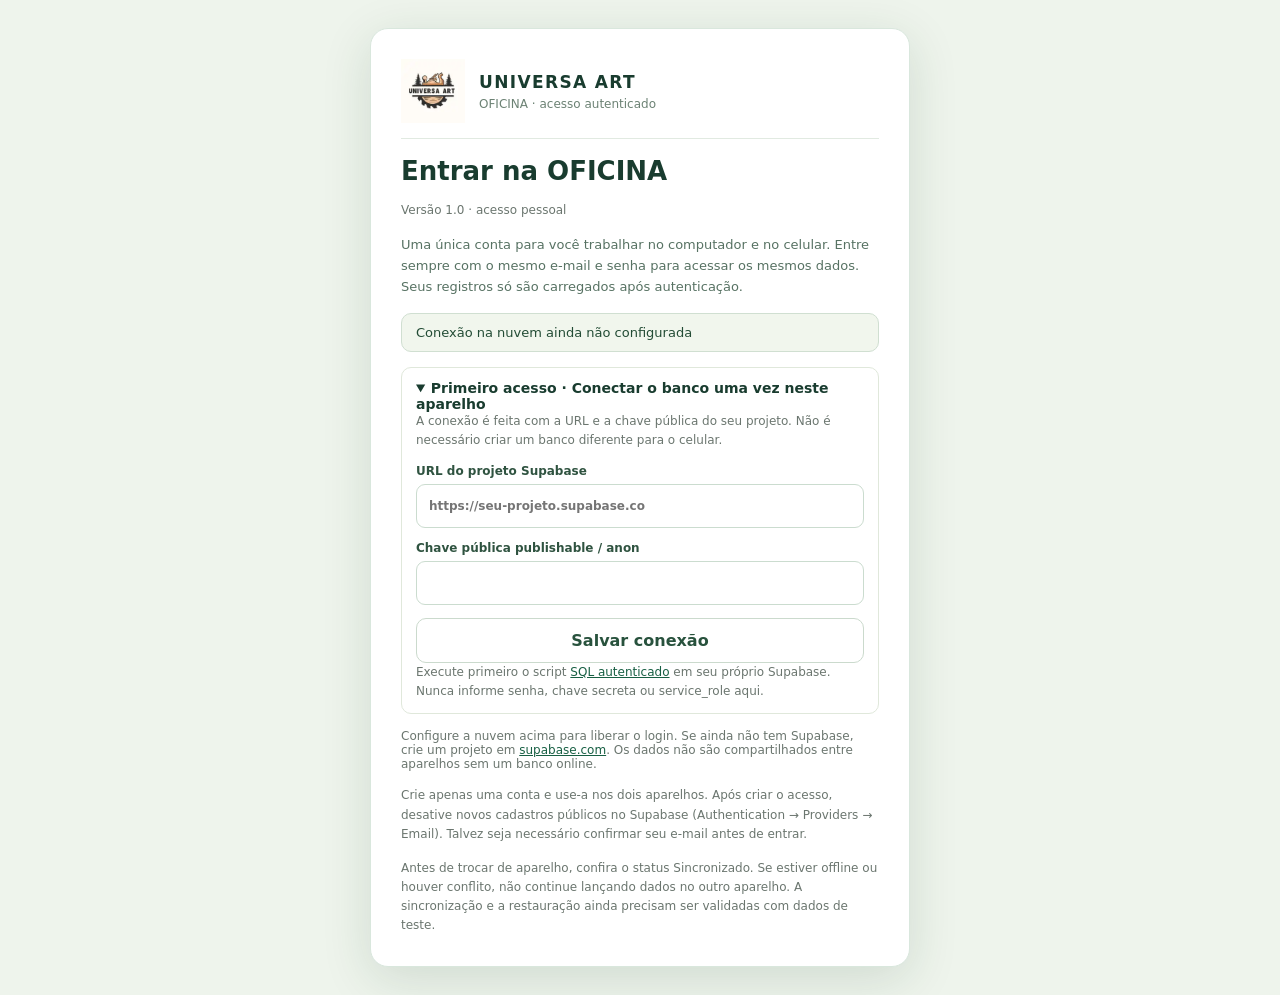
<file: index.html>
<!doctype html>
<html lang="pt-BR">
<head>
 <meta charset="utf-8">
 <meta name="viewport" content="width=device-width,initial-scale=1">
 <meta name="robots" content="noindex">
 <meta name="theme-color" content="#193d30">
 <title>UNIVERSA ART | OFICINA — acesso com login</title>
 <style>
  :root{font-family:system-ui,-apple-system,Segoe UI,sans-serif;color:#193d30;background:#f5f7f3}
  *{box-sizing:border-box}body{margin:0;min-height:100dvh;display:grid;place-items:center;padding:24px}
  main{width:min(610px,100%);background:#fff;border-radius:18px;padding:28px;border:1px solid #dee8df;box-shadow:0 8px 28px #193d3014}
  img{width:88px;height:88px;object-fit:contain;background:#fffcf7;border:1px solid #c99763;border-radius:12px}
  h1{font-size:26px;margin:18px 0 10px}p{line-height:1.65;color:#4e6758}a{display:inline-block;border-radius:10px;text-decoration:none;padding:12px 16px;font-weight:700}
  .primary{background:#193d30;color:#fff;border:1px solid #c99763}.secondary{border:1px solid #c99763;color:#193d30;background:#fff8e9}
  .actions{display:flex;flex-wrap:wrap;gap:10px;margin-top:22px}.caution{border:1px solid #d6b77d;background:#fff9ec;padding:12px;border-radius:11px;font-size:13px}
 </style>
</head>
<body>
<main>
 <img src="preview-v1/assets/universa-art-logo-novo.webp" alt="Logo UNIVERSA ART">
 <h1>OFICINA — UNIVERSA ART</h1>
 <p>O sistema de trabalho utiliza uma área autenticada. Faça login para acessar seus dados sincronizados e protegidos pelas permissões do banco.</p>
 <div id="uaOldLocalNotice" class="caution" hidden>
  <strong>Foram encontrados registros da versão local antiga neste navegador.</strong>
  Eles não foram apagados nem transferidos automaticamente. Antes de continuar, confira e exporte um backup pela área de recuperação, se necessário.
 </div>
 <div class="actions">
  <a id="uaSecureEntry" class="primary" href="oficina.html">Entrar na OFICINA com login</a>
  <a id="uaLegacyEntry" class="secondary" href="recuperar-dados-locais.html" hidden>Recuperar dados locais antigos</a>
 </div>
 <p style="font-size:12px">O GitHub Pages hospeda os arquivos públicos do site. O controle de acesso aos registros depende do login e das políticas RLS configuradas no Supabase.</p>
</main>
<script>
(function(){
 'use strict';
 const secure='oficina.html'+(location.hash||'');
 const link=document.getElementById('uaSecureEntry');
 link.href=secure;
 let hasOldData=false;
 try{
  for(const key of ['oficina-marcenaria-v03','oficina-clientes-v02']){
   const raw=localStorage.getItem(key);
   if(!raw)continue;
   const value=JSON.parse(raw);
   if(Array.isArray(value)&&value.length>0){hasOldData=true;break}
   if(value&&typeof value==='object'&&
    ['clients','products','quotes','orders','transactions','stockMovements'].some(k=>Array.isArray(value[k])&&value[k].length>0)){
    hasOldData=true;break;
   }
  }
 }catch(error){
  // Caso a leitura seja bloqueada, não afirmar que os dados locais estão vazios.
  hasOldData=true;
 }
 if(hasOldData){
  document.getElementById('uaOldLocalNotice').hidden=false;
  document.getElementById('uaLegacyEntry').hidden=false;
 }else{
  location.replace(secure);
 }
})();
</script>
</body>
</html>
</file>
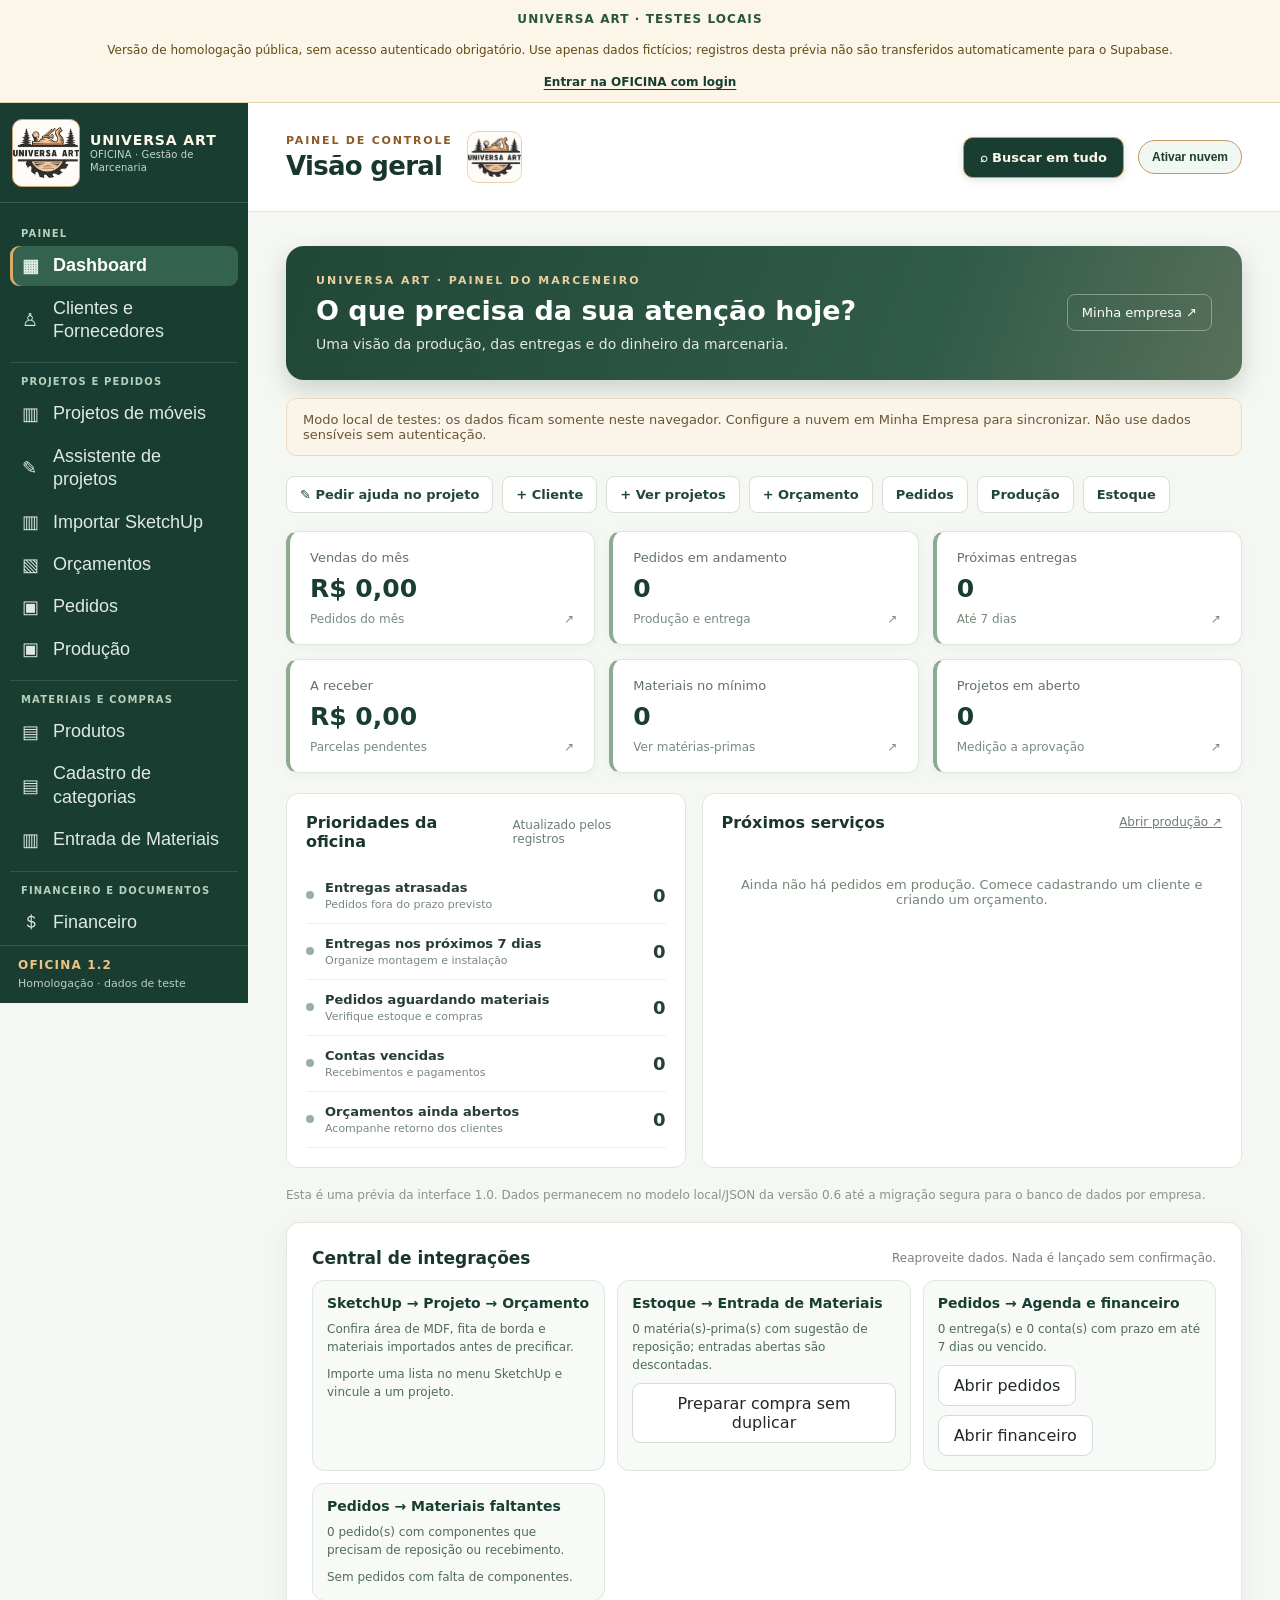
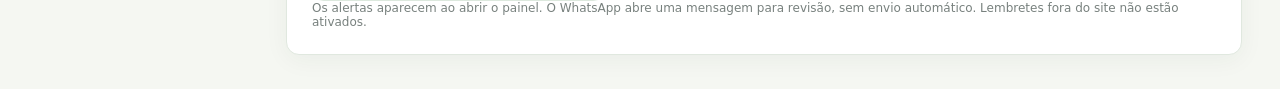
<file: preview-v1/index.html>
<!doctype html>
<html lang="pt-BR">
<head>
 <meta charset="utf-8">
 <meta name="viewport" content="width=device-width,initial-scale=1">
 <meta name="theme-color" content="#193d30">
 <meta name="description" content="Universa Art — Oficina, gestão inteligente de marcenaria">
 <title>Universa Art | Oficina 1.2 — Gestão de Marcenaria</title>
 <link rel="stylesheet" href="style.css?v=06-20261110">
 <link rel="stylesheet" href="style-v04.css?v=06-20261110">
 <link rel="stylesheet" href="theme-v05.css?v=06-20261110">
 <link rel="stylesheet" href="cloud-v06.css?v=06-20261110">
 <link rel="stylesheet" href="universalartes-v1.css?v=assistente-integrado-20261111">
 <link rel="stylesheet" href="sketchup-v1.css?v=vincular-mdf-20261111">
 <link rel="stylesheet" href="product-compact-v1.css?v=codigos-01-9999">
 <link rel="stylesheet" href="catalogo-produtos-1-0.css?v=materiais-mdf-18-25-20261111">
 <link rel="stylesheet" href="compact-entities-v1.css?v=1">
 <link rel="stylesheet" href="unified-contacts-v1.css?v=ux-20261111-v2">
 <link rel="stylesheet" href="launch-readiness-v1.css?v=1">
 <link rel="stylesheet" href="menu-organizado-1-0.css?v=ux-menu-20261111">
 <link rel="stylesheet" href="brand-and-tools-v1.css?v=1">
 <link rel="stylesheet" href="release-v1-2.css?v=1">
 <link rel="stylesheet" href="drive-fix-1-2.css?v=2">
 <link rel="stylesheet" href="project-sketchup-bridge.css?v=orcamentos-projetos-20261111">
 <link rel="stylesheet" href="order-editor.css?v=pedidos-abertos-20261112">
 <link rel="stylesheet" href="list-sort-v1.css?v=ordenar-listas-20261112">
 <link rel="stylesheet" href="project-modal-ux.css?v=20261111-edicao-organizada">
 <link rel="stylesheet" href="integracoes-produtividade-1-0.css?v=20261111-integracoes-v2">
 <link rel="stylesheet" href="relatorio-financeiro-v1.css?v=financeiro-analitico-20261112">
 <link rel="stylesheet" href="relatorio-estoque-v1.css?v=estoque-categorias-20261113">
 <link rel="stylesheet" href="relatorio-kardex-v1.css?v=kardex-20261114">
 <link rel="stylesheet" href="busca-geral-v1.css?v=marca-canto-direito-20261112">
 <link rel="stylesheet" href="catalogo-universa-v1.css?v=planilha-218-20261112">
</head>
<body>
 <div role="status" class="ua-release-alert"><strong>UNIVERSA ART · TESTES LOCAIS</strong> <span>Versão de homologação pública, sem acesso autenticado obrigatório. Use apenas dados fictícios; registros desta prévia não são transferidos automaticamente para o Supabase.</span> <a href="../oficina.html" style="font-weight:800;color:#193d30;text-decoration:underline">Entrar na OFICINA com login</a></div>
 <div class="shell">
  <aside class="sidebar">
   <div class="brand"><img class="ua-brand-logo" src="assets/universa-art-logo-novo.webp" alt="Logomarca Universa Art"><div><strong>UNIVERSA ART</strong><small>OFICINA · Gestão de Marcenaria</small></div></div>
   <nav id="nav" aria-label="Navegação principal"></nav>
   <div class="sidefoot"><strong>OFICINA 1.2</strong><small>Homologação · dados de teste</small></div>
  </aside>
  <div class="main-wrap">
   <header class="top"><button class="menu-toggle" id="menuToggle" aria-label="Abrir menu">☰</button><div><div class="eyebrow">PAINEL DE CONTROLE</div><h1 id="pageTitle">Visão geral</h1></div><img class="ua-header-logo" src="assets/universa-art-logo-novo.webp" alt="Universa Art" width="56" height="54"></header>
   <main id="content"></main>
  </div>
 </div>
 <script src="upgrade.js?v=kardex-20261114" defer></script>
 <script src="script.js?v=kardex-acoes-20261114" defer></script>
 <script src="features-v05.js?v=catalogo-universa-20261112" defer></script>
 <script src="public-cloud-config.js?v=single-user-1" defer></script>
 <script src="cloud-preview.js?v=ux-20261111-v2" defer></script>
 <script src="universalartes-v1.js?v=catalogo-universa-20261112" defer></script>
 <script src="sketchup-v1.js?v=avisos-csv-20261111" defer></script>
 <script src="sketchup-excel-v1.js?v=materiais-20261111" defer></script>
 <script src="compact-entities-v1.js?v=1" defer></script>
 <script src="unified-contacts-v1.js?v=ux-20261111-v2" defer></script>
 <script src="cep-autofill-v1.js?v=cep-auto-20261111" defer></script>
 <script src="launch-readiness-v1.js?v=backup-semanal-recente-20261112" defer></script>
 <script src="brand-actions-v1.js?v=1" defer></script>
 <script src="backup-oficina-v1.js?v=supabase-semanal-4-20261111" defer></script>
 <script src="release-v1-2.js?v=1" defer></script>
 <script src="project-sketchup-bridge.js?v=orcamentos-projetos-20261111" defer></script>
 <script src="integracoes-produtividade-1-0.js?v=20261111-integracoes-v3" defer></script>
 <script src="catalogo-produtos-1-0.js?v=produtos-kardex-maximo-20261114" defer></script>
 <script src="cadastro-categorias-v1.js?v=categorias-integradas-20261113" defer></script>
 <script src="documentos-padrao-1-0.js?v=assinatura-ampliada-pedidos-20261112" defer></script>
 <script src="contrato-universa-art-design-1-0.js?v=assinatura-ampliada-contrato-20261112" defer></script>
 <script src="menu-organizado-1-0.js?v=categorias-20261113" defer></script>
 <script src="relatorio-financeiro-v1.js?v=financeiro-analitico-20261112" defer></script>
 <script src="relatorio-estoque-v1.js?v=relatorio-estoque-20261113" defer></script>
 <script src="relatorio-kardex-v1.js?v=kardex-20261114" defer></script>
 <script src="busca-geral-v1.js?v=marca-canto-direito-20261112" defer></script>
 <script src="catalogo-universa-v1.js?v=categorias-20261113" defer></script>
<script>window.addEventListener('DOMContentLoaded',()=>render(location.hash.slice(1)||'dashboard'));</script>
</body>
</html>
</file>
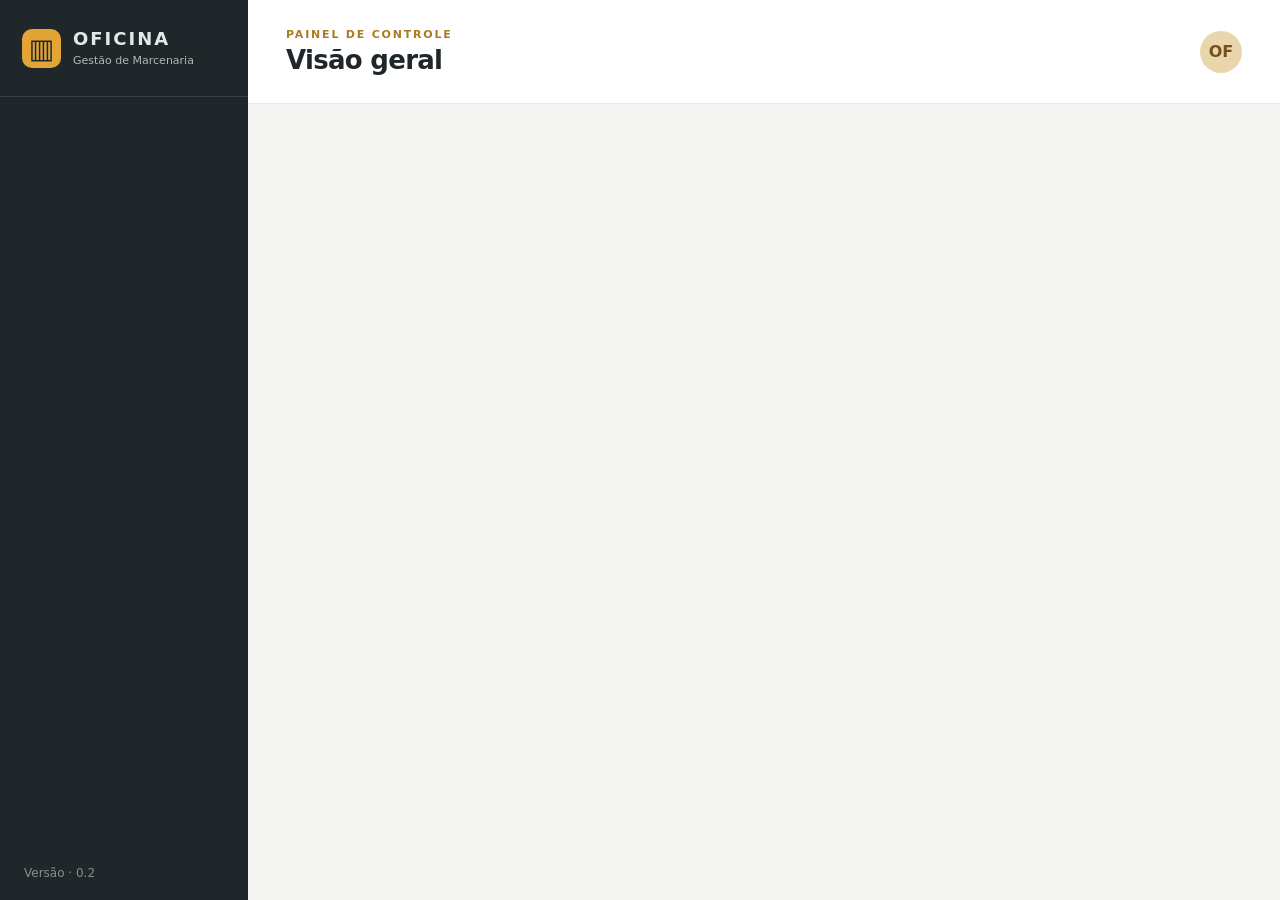
<file: index (1).html>
<!doctype html>
<html lang="pt-BR"><head><meta charset="utf-8"><meta name="viewport" content="width=device-width,initial-scale=1"><meta name="theme-color" content="#20272b"><title>Oficina | Gestão de Marcenaria</title><link rel="stylesheet" href="style.css?v=0.2.1"></head>
<body><div class="shell"><aside class="sidebar"><div class="brand"><span class="brand-icon">▥</span><div><strong>OFICINA</strong><small>Gestão de Marcenaria</small></div></div><nav id="nav" aria-label="Navegação principal"></nav><div class="sidefoot">Versão · 0.2</div></aside><div class="main-wrap"><header class="top"><button class="menu-toggle" id="menuToggle" aria-label="Abrir menu">☰</button><div><div class="eyebrow">PAINEL DE CONTROLE</div><h1 id="pageTitle">Visão geral</h1></div><div class="avatar">OF</div></header><main id="content"></main></div></div><script src="script.js?v=0.2.1"></script></body></html>
</file>
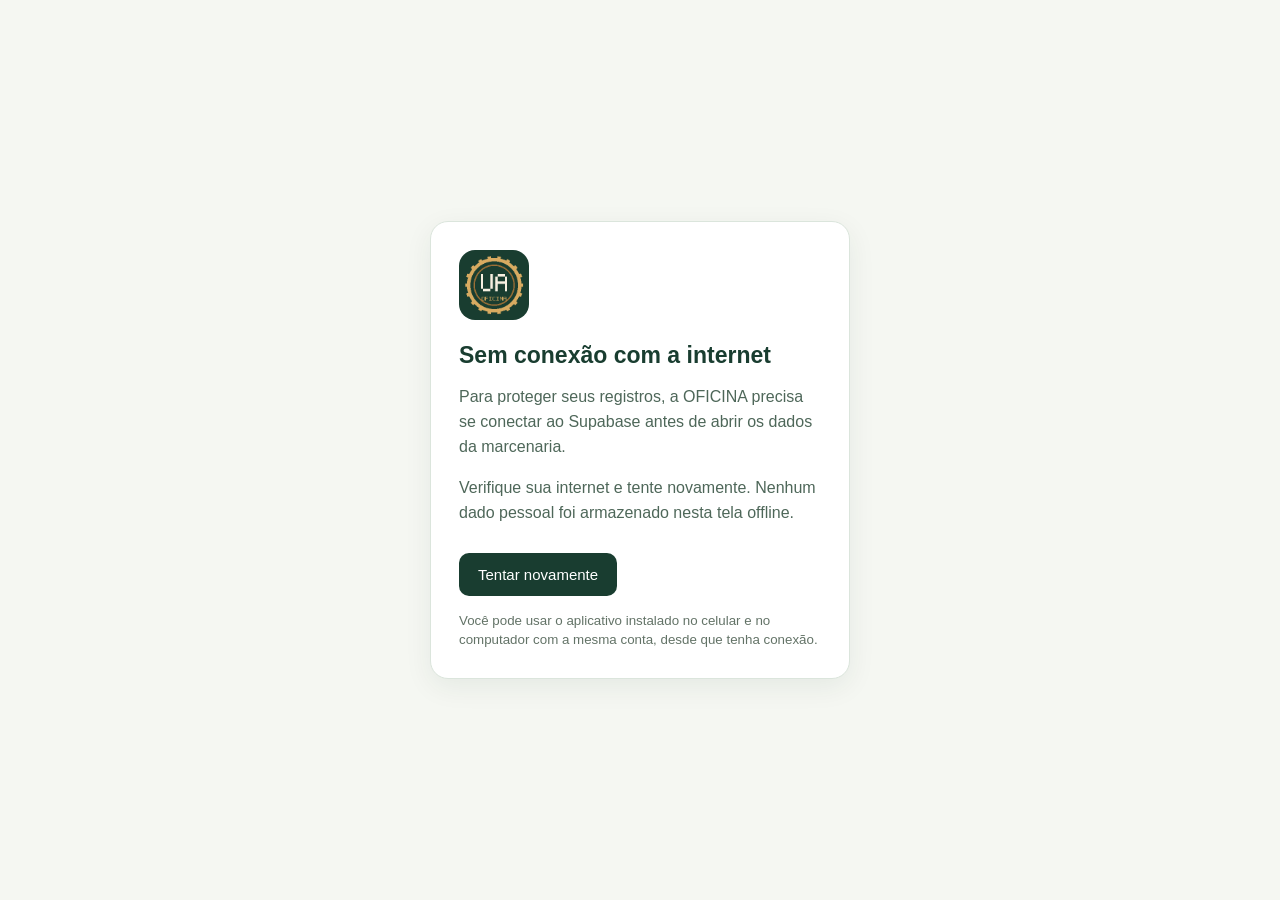
<file: offline.html>
<!doctype html>
<html lang="pt-BR">
<head>
<meta charset="utf-8">
<meta name="viewport" content="width=device-width,initial-scale=1">
<meta name="theme-color" content="#193d30">
<title>OFICINA — Sem conexão</title>
<style>
:root{font-family:Arial,Helvetica,sans-serif;color:#193d30;background:#f5f7f2}
*{box-sizing:border-box}body{margin:0;min-height:100dvh;display:grid;place-items:center;padding:24px}
main{background:#fff;border:1px solid #dbe5dc;border-radius:18px;padding:28px;max-width:420px;box-shadow:0 8px 28px #123c3012}
img{width:70px;height:70px;border-radius:16px}h1{font-size:23px;margin:18px 0 12px}
p{line-height:1.55;color:#4e6759}button{margin-top:12px;padding:13px 19px;background:#193d30;color:#fff;font-size:15px;border:0;border-radius:10px;cursor:pointer}
small{display:block;margin-top:16px;color:#637367;line-height:1.4}
</style>
</head>
<body><main>
<img src="./pwa/icon-192.png" width="70" height="70" alt="OFICINA" />
<h1>Sem conexão com a internet</h1>
<p>Para proteger seus registros, a OFICINA precisa se conectar ao Supabase antes de abrir os dados da marcenaria.</p>
<p>Verifique sua internet e tente novamente. Nenhum dado pessoal foi armazenado nesta tela offline.</p>
<button type="button" onclick="location.reload()">Tentar novamente</button>
<small>Você pode usar o aplicativo instalado no celular e no computador com a mesma conta, desde que tenha conexão.</small>
</main></body></html>
</file>
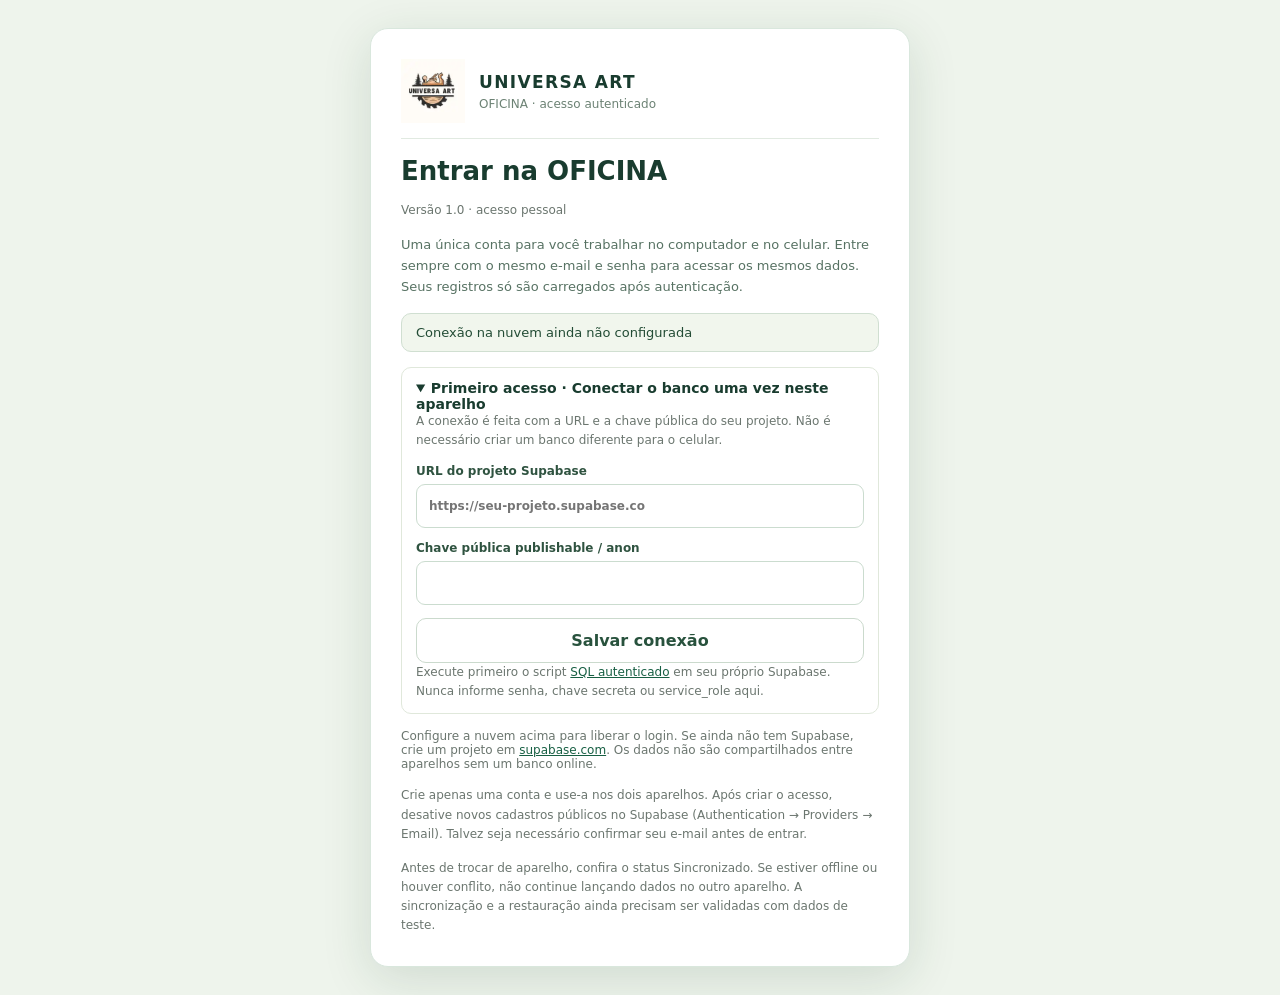
<file: oficina.html>
<!doctype html>
<html lang="pt-BR">
<head>
 <meta charset="utf-8">
 <meta name="viewport" content="width=device-width, initial-scale=1">
 <meta name="robots" content="noindex">
 <meta name="theme-color" content="#193d30">
 <link rel="manifest" href="manifest.json">
 <link rel="apple-touch-icon" href="pwa/icon-192.png">
 <title>UNIVERSA ART | OFICINA 1.0</title>
 <meta http-equiv="refresh" content="0;url=preview-v1/seguro.html">
 <script>location.replace('preview-v1/seguro.html'+location.hash);</script>
</head>
<body>
 <p>Redirecionando para a <a href="preview-v1/seguro.html">OFICINA 1.0 com acesso protegido</a>...</p>
</body>
</html>
</file>
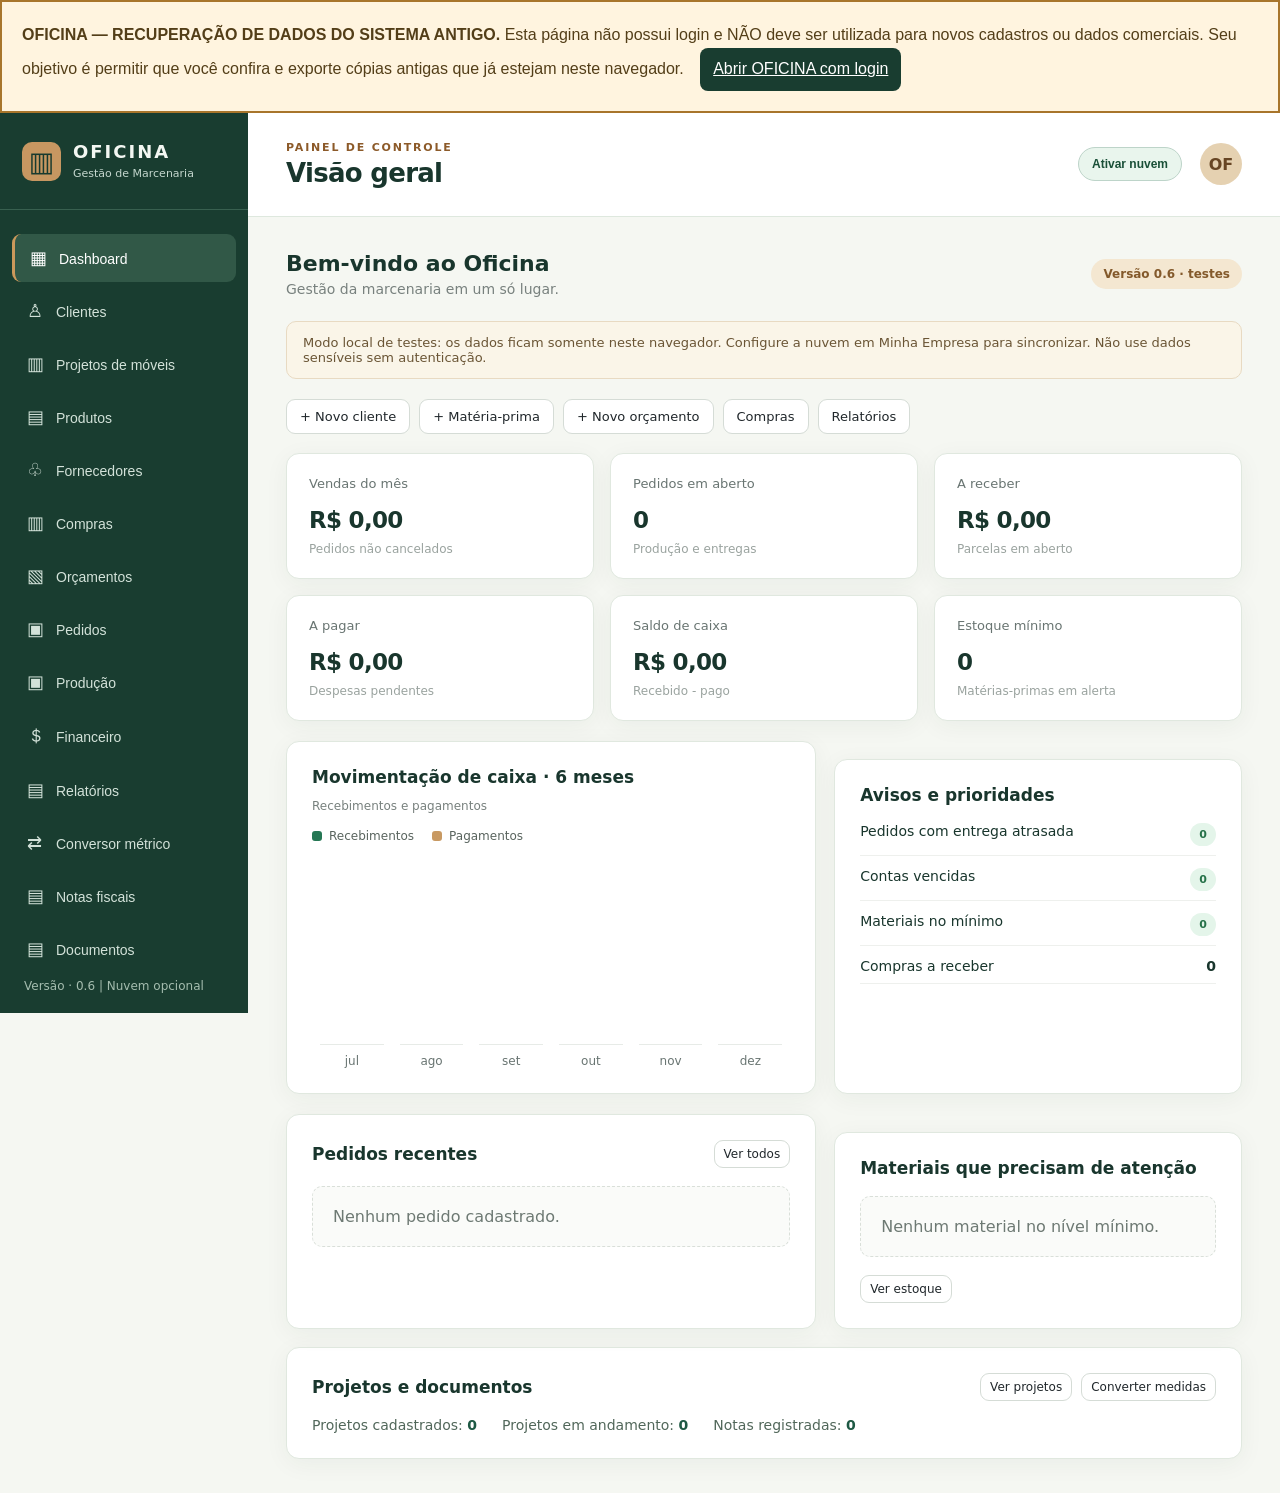
<file: recuperar-dados-locais.html>
<!doctype html>
<html lang="pt-BR">
<head>
 <meta charset="utf-8">
 <meta name="viewport" content="width=device-width,initial-scale=1">
 <meta name="theme-color" content="#193d30">
 <meta name="description" content="Oficina — Gestão de Marcenaria">
 <title>OFICINA — Recuperação de dados locais antigos</title>
 <link rel="stylesheet" href="style.css?v=06-20261110">
 <link rel="stylesheet" href="style-v04.css?v=06-20261110">
 <link rel="stylesheet" href="theme-v05.css?v=06-20261110">
 <link rel="stylesheet" href="cloud-v06.css?v=06-20261110">
</head>
<body>
 <div role="alert" style="padding:20px;line-height:1.65;border:2px solid #a8752b;background:#fff4df;color:#533e18;font-family:Arial,sans-serif">
 <strong>OFICINA — RECUPERAÇÃO DE DADOS DO SISTEMA ANTIGO.</strong> Esta página não possui login e NÃO deve ser utilizada para novos cadastros ou dados comerciais. Seu objetivo é permitir que você confira e exporte cópias antigas que já estejam neste navegador.
 <a href="oficina.html" style="display:inline-block;margin-left:12px;padding:8px 13px;background:#193d30;color:white;border-radius:8px">Abrir OFICINA com login</a>
 </div>
 <div class="shell">
  <aside class="sidebar">
   <div class="brand"><span class="brand-icon">▥</span><div><strong>OFICINA</strong><small>Gestão de Marcenaria</small></div></div>
   <nav id="nav" aria-label="Navegação principal"></nav>
   <div class="sidefoot">Versão · 0.6 | Nuvem opcional</div>
  </aside>
  <div class="main-wrap">
   <header class="top"><button class="menu-toggle" id="menuToggle" aria-label="Abrir menu">☰</button><div><div class="eyebrow">PAINEL DE CONTROLE</div><h1 id="pageTitle">Visão geral</h1></div><div class="avatar">OF</div></header>
   <main id="content"></main>
  </div>
 </div>
 <script src="upgrade.js?v=clientes-codigos-20261111" defer></script>
 <script src="script.js?v=clientes-codigos-20261111" defer></script>
 <script src="features-v05.js?v=auditoria-20261110" defer></script>
 <script src="cloud-v06.js?v=auditoria-20261110" defer></script>
</body>
</html>
</file>
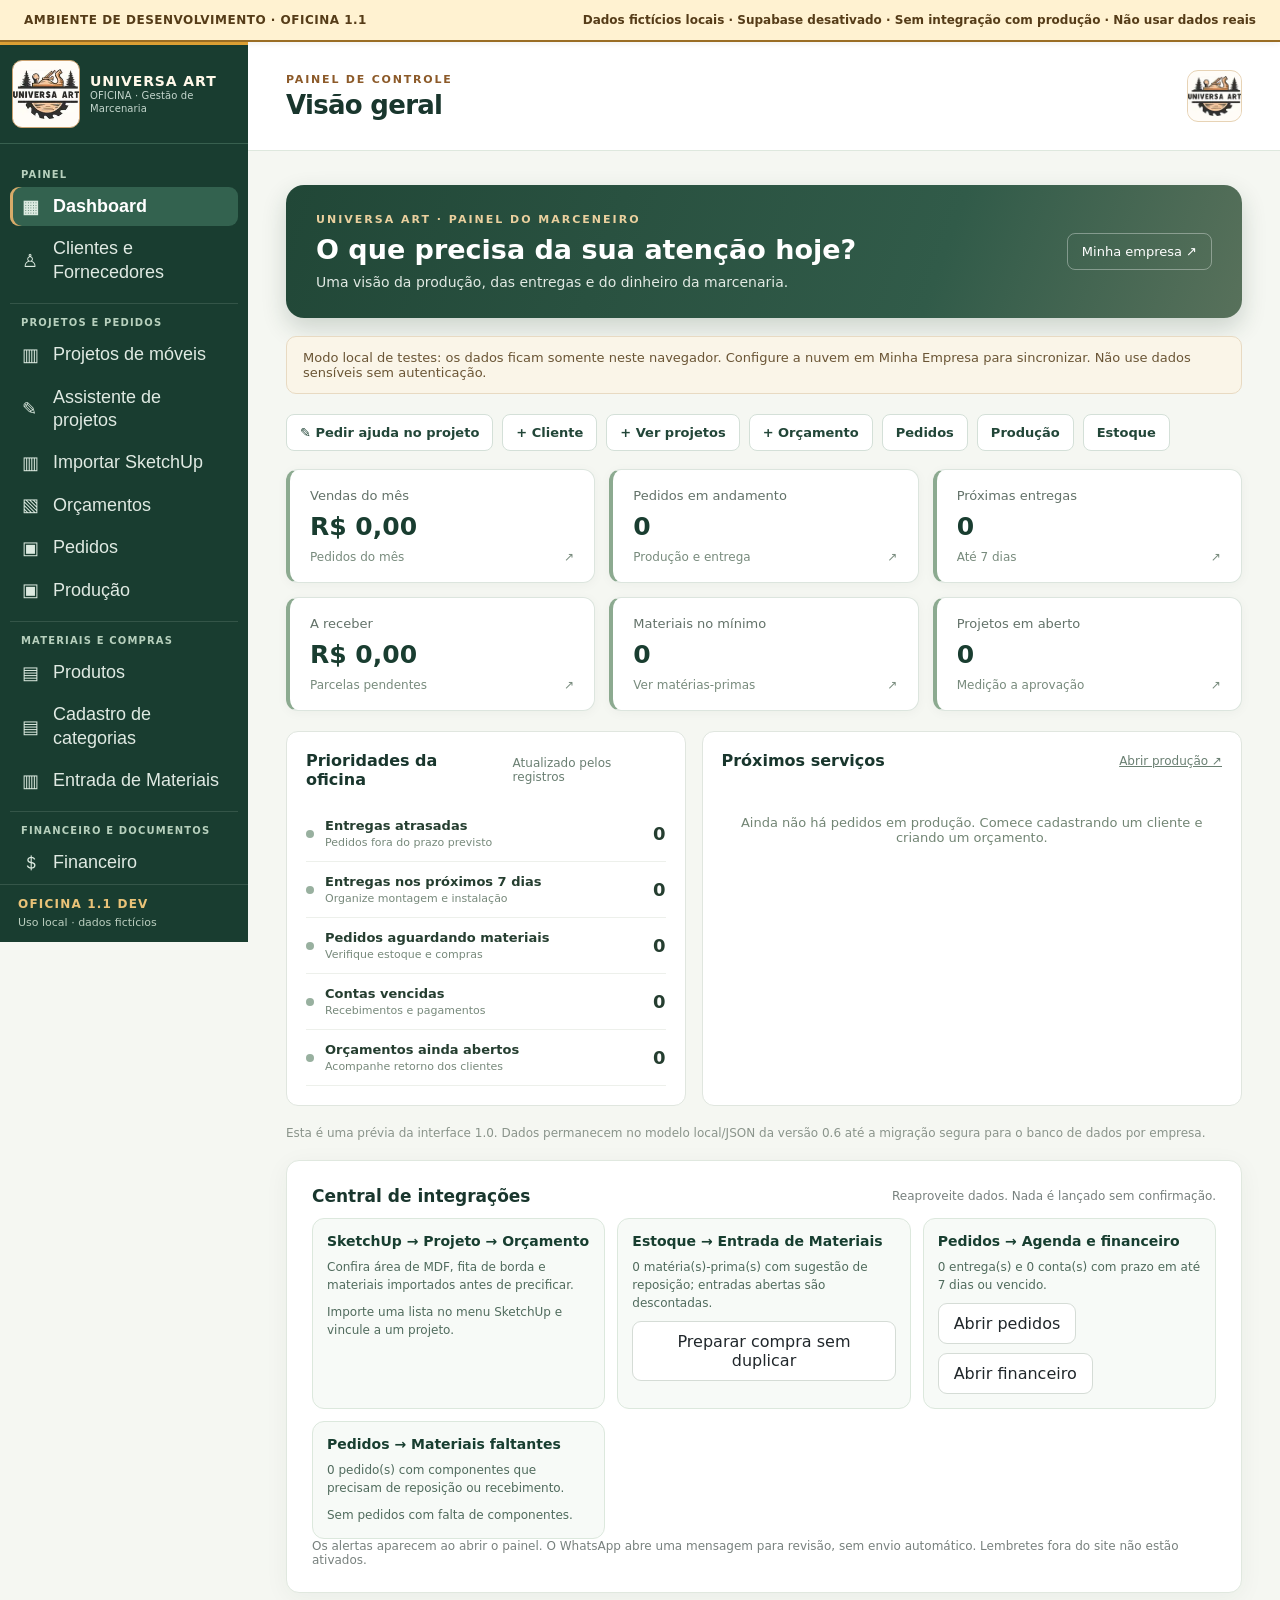
<file: preview-v1/dev-v1.1.html>
<!doctype html>
<html lang="pt-BR">
<head>
 <meta charset="utf-8">
 <meta http-equiv="Content-Security-Policy" content="default-src 'self'; connect-src 'none'; form-action 'none'; object-src 'none'; base-uri 'self'; script-src 'self' 'unsafe-inline' https://cdnjs.cloudflare.com; style-src 'self' 'unsafe-inline'; img-src 'self' data: blob:; font-src 'self' data:; worker-src 'none'">
 <script>window.UNIVERSA_DEV_V11=true;window.UNIVERSA_REQUIRE_AUTH=false;</script>
 <meta name="viewport" content="width=device-width,initial-scale=1">
 <meta name="theme-color" content="#193d30">
 <meta name="description" content="Homologação OFICINA 1.1 — apenas dados fictícios, sem nuvem">
 <title>OFICINA 1.1 — Desenvolvimento isolado | UNIVERSA ART</title>
 <link rel="stylesheet" href="style.css?v=06-20261110">
 <link rel="stylesheet" href="style-v04.css?v=06-20261110">
 <link rel="stylesheet" href="theme-v05.css?v=06-20261110">
 <link rel="stylesheet" href="cloud-v06.css?v=06-20261110">
 <link rel="stylesheet" href="universalartes-v1.css?v=assistente-integrado-20261111">
 <link rel="stylesheet" href="sketchup-v1.css?v=vincular-mdf-20261111">
 <link rel="stylesheet" href="product-compact-v1.css?v=codigos-01-9999">
 <link rel="stylesheet" href="catalogo-produtos-1-0.css?v=materiais-mdf-18-25-20261111">
 <link rel="stylesheet" href="compact-entities-v1.css?v=1">
 <link rel="stylesheet" href="unified-contacts-v1.css?v=ux-20261111-v2">
 <link rel="stylesheet" href="launch-readiness-v1.css?v=1">
 <link rel="stylesheet" href="menu-organizado-1-0.css?v=ux-menu-20261111">
 <link rel="stylesheet" href="brand-and-tools-v1.css?v=1">
 <link rel="stylesheet" href="release-v1-2.css?v=1">
 <link rel="stylesheet" href="drive-fix-1-2.css?v=2">
 <link rel="stylesheet" href="project-sketchup-bridge.css?v=orcamentos-projetos-20261111">
 <link rel="stylesheet" href="order-editor.css?v=pedidos-abertos-20261112">
 <link rel="stylesheet" href="list-sort-v1.css?v=ordenar-listas-20261112">
 <link rel="stylesheet" href="project-modal-ux.css?v=20261111-edicao-organizada">
 <link rel="stylesheet" href="integracoes-produtividade-1-0.css?v=20261111-integracoes-v2">
 <link rel="stylesheet" href="relatorio-financeiro-v1.css?v=financeiro-analitico-20261112">
 <link rel="stylesheet" href="v11-dev.css?v=1.1.0">
</head>
<body>
 <div role="status" class="ua-v11-dev-banner"><strong>AMBIENTE DE DESENVOLVIMENTO · OFICINA 1.1</strong><span>Dados fictícios locais · Supabase desativado · Sem integração com produção · Não usar dados reais</span></div>
 <div class="shell">
  <aside class="sidebar">
   <div class="brand"><img class="ua-brand-logo" src="assets/universa-art-logo-novo.webp" alt="Logomarca Universa Art"><div><strong>UNIVERSA ART</strong><small>OFICINA · Gestão de Marcenaria</small></div></div>
   <nav id="nav" aria-label="Navegação principal"></nav>
   <div class="sidefoot"><strong>OFICINA 1.1 DEV</strong><small>Uso local · dados fictícios</small></div>
  </aside>
  <div class="main-wrap">
   <header class="top"><button class="menu-toggle" id="menuToggle" aria-label="Abrir menu">☰</button><div><div class="eyebrow">PAINEL DE CONTROLE</div><h1 id="pageTitle">Visão geral</h1></div><img class="ua-header-logo" src="assets/universa-art-logo-novo.webp" alt="Universa Art" width="56" height="54"></header>
   <main id="content"></main>
  </div>
 </div>
 <script src="upgrade.js?v=relatorio-financeiro-20261112" defer></script>
 <script src="script.js?v=atalho-relatorio-financeiro-20261112" defer></script>
 <script src="features-v05.js?v=projetos-edicao-20261111" defer></script>
 <script src="universalartes-v1.js?v=assistente-integracoes-v2" defer></script>
 <script src="sketchup-v1.js?v=avisos-csv-20261111" defer></script>
 <script src="sketchup-excel-v1.js?v=materiais-20261111" defer></script>
 <script src="compact-entities-v1.js?v=1" defer></script>
 <script src="unified-contacts-v1.js?v=ux-20261111-v2" defer></script>
 <script src="cep-autofill-v1.js?v=cep-auto-20261111" defer></script>
 <script src="launch-readiness-v1.js?v=backups-reais-20261111" defer></script>
 <script src="brand-actions-v1.js?v=1" defer></script>
 <script src="release-v1-2.js?v=1" defer></script>
 <script src="project-sketchup-bridge.js?v=orcamentos-projetos-20261111" defer></script>
 <script src="integracoes-produtividade-1-0.js?v=20261111-integracoes-v3" defer></script>
 <script src="catalogo-produtos-1-0.js?v=medidas-marcenaria-20261111" defer></script>
 <script src="documentos-padrao-1-0.js?v=orcamentos-sem-assinatura-20261112" defer></script>
 <script src="contrato-universa-art-design-1-0.js?v=contrato-oficial-15-clausulas-20261111" defer></script>
 <script src="menu-organizado-1-0.js?v=cadastros-real-topo-20261111" defer></script>
 <script src="relatorio-financeiro-v1.js?v=financeiro-analitico-20261112" defer></script>
<script>window.addEventListener('DOMContentLoaded',()=>{if(!window.UNIVERSA_DEV_V11||window.oficinaCloud)throw Error('Ambiente de testes não isolado');render(location.hash.slice(1)||'dashboard')});</script>
</body>
</html>
</file>
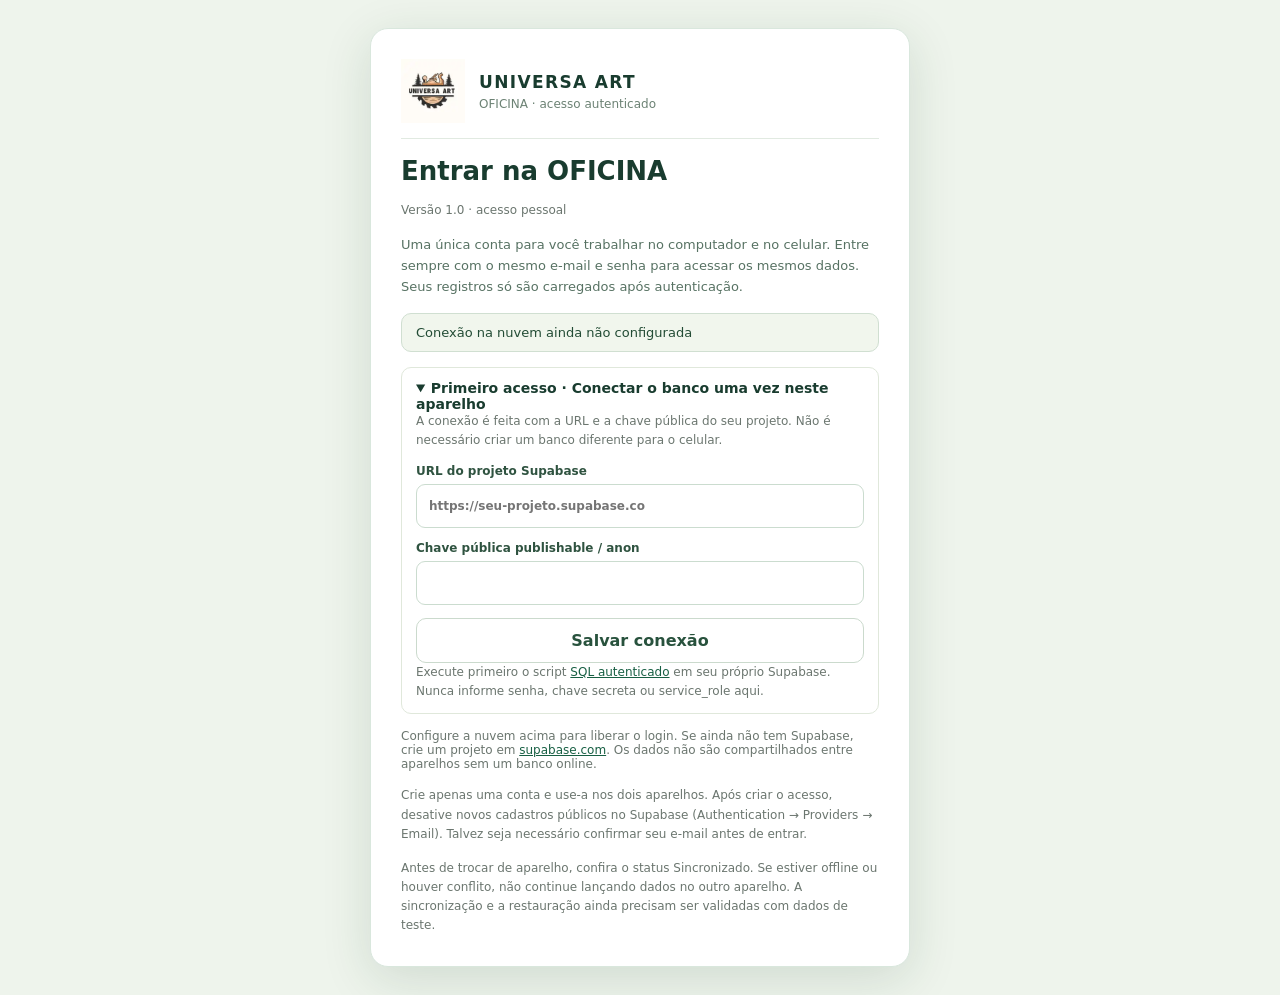
<file: preview-v1/seguro.html>
<!doctype html>
<html lang="pt-BR">
<head>
 <script>window.UNIVERSA_REQUIRE_AUTH=true;document.documentElement.classList.add('ua-auth-required');</script>
 <link rel="stylesheet" href="secure-access-v1.css?v=1">
 <meta charset="utf-8">
 <meta name="viewport" content="width=device-width,initial-scale=1">
 <meta name="theme-color" content="#193d30">
 <meta name="apple-mobile-web-app-capable" content="yes">
 <meta name="apple-mobile-web-app-title" content="OFICINA">
 <meta name="apple-mobile-web-app-status-bar-style" content="default">
 <link rel="manifest" href="../manifest.json">
 <link rel="apple-touch-icon" href="../pwa/icon-192.png">
 <link rel="icon" href="../pwa/icon-192.png" type="image/png">
 <meta name="description" content="Universa Art — Oficina, gestão inteligente de marcenaria">
 <title>UNIVERSA ART | OFICINA 1.0 — Acesso pessoal</title>
 <link rel="stylesheet" href="style.css?v=06-20261110">
 <link rel="stylesheet" href="style-v04.css?v=06-20261110">
 <link rel="stylesheet" href="theme-v05.css?v=06-20261110">
 <link rel="stylesheet" href="cloud-v06.css?v=06-20261110">
 <link rel="stylesheet" href="universalartes-v1.css?v=assistente-integrado-20261111">
 <link rel="stylesheet" href="sketchup-v1.css?v=vincular-mdf-20261111">
 <link rel="stylesheet" href="product-compact-v1.css?v=codigos-01-9999">
 <link rel="stylesheet" href="catalogo-produtos-1-0.css?v=materiais-mdf-18-25-20261111">
 <link rel="stylesheet" href="compact-entities-v1.css?v=1">
 <link rel="stylesheet" href="unified-contacts-v1.css?v=ux-20261111-v2">
 <link rel="stylesheet" href="launch-readiness-v1.css?v=1">
 <link rel="stylesheet" href="menu-organizado-1-0.css?v=ux-menu-20261111">
 <link rel="stylesheet" href="assinatura-privada-1-0.css?v=assinatura-20261111">
 <link rel="stylesheet" href="pwa-install-1-0.css?v=install-20261111">
 <link rel="stylesheet" href="brand-and-tools-v1.css?v=1">
 <link rel="stylesheet" href="release-v1-2.css?v=1">
 <link rel="stylesheet" href="drive-fix-1-2.css?v=2">
 <link rel="stylesheet" href="project-sketchup-bridge.css?v=orcamentos-projetos-20261111">
 <link rel="stylesheet" href="order-editor.css?v=pedidos-abertos-20261112">
 <link rel="stylesheet" href="list-sort-v1.css?v=ordenar-listas-20261112">
 <link rel="stylesheet" href="integracoes-produtividade-1-0.css?v=20261111-integracoes-v2">
 <link rel="stylesheet" href="relatorio-financeiro-v1.css?v=financeiro-analitico-20261112">
 <link rel="stylesheet" href="relatorio-estoque-v1.css?v=estoque-categorias-20261113">
 <link rel="stylesheet" href="relatorio-kardex-v1.css?v=kardex-20261114">
 <link rel="stylesheet" href="busca-geral-v1.css?v=marca-canto-direito-20261112">
 <link rel="stylesheet" href="catalogo-universa-v1.css?v=planilha-218-20261112">
</head>
<body>
 <div id="uaSecureGate" role="main"><div class="ua-secure-box"><h1>Universalartes — autenticação necessária</h1><p>Preparando o acesso protegido...</p></div></div>
 <div role="status" class="ua-release-alert"><strong>UNIVERSA ART · OFICINA 1.0</strong> <span>Acesso pessoal protegido por login. Confira a sincronização e faça uma cópia de segurança recuperável antes de usar dados reais.</span> <a href="#seguranca">Verificar segurança</a></div>
 <div class="shell">
  <aside class="sidebar">
   <div class="brand"><img class="ua-brand-logo" src="assets/universa-art-logo-novo.webp" alt="Logomarca Universa Art"><div><strong>UNIVERSA ART</strong><small>OFICINA · Gestão de Marcenaria</small></div></div>
   <nav id="nav" aria-label="Navegação principal"></nav>
   <div class="sidefoot"><strong>OFICINA 1.0</strong><small>PC e celular · acesso pessoal</small></div>
  </aside>
  <div class="main-wrap">
   <header class="top"><button class="menu-toggle" id="menuToggle" aria-label="Abrir menu">☰</button><div><div class="eyebrow">PAINEL DE CONTROLE</div><h1 id="pageTitle">Visão geral</h1></div><img class="ua-header-logo" src="assets/universa-art-logo-novo.webp" alt="Universa Art" width="56" height="54"></header>
   <main id="content"></main>
  </div>
 </div>
 <script src="upgrade.js?v=kardex-20261114" defer></script>
 <script src="script.js?v=kardex-acoes-20261114" defer></script>
 <script src="features-v05.js?v=catalogo-universa-20261112" defer></script>
 <script src="public-cloud-config.js?v=single-user-1" defer></script>
 <script src="cloud-preview.js?v=oficina-1-0" defer></script>
 <script src="universalartes-v1.js?v=catalogo-universa-20261112" defer></script>
 <script src="sketchup-v1.js?v=fitas-ferragens-20261111" defer></script>
 <script src="sketchup-excel-v1.js?v=materiais-20261111" defer></script>
 <script src="compact-entities-v1.js?v=1" defer></script>
 <script src="unified-contacts-v1.js?v=ux-20261111-v2" defer></script>
 <script src="cep-autofill-v1.js?v=cep-auto-20261111" defer></script>
 <script src="launch-readiness-v1.js?v=backup-semanal-recente-20261112" defer></script>
 <script src="brand-actions-v1.js?v=nova-logo-20261111" defer></script>
 <script src="backup-oficina-v1.js?v=supabase-semanal-4-20261111" defer></script>
 <script src="release-v1-2.js?v=oficina-1-0" defer></script>
 <script src="project-sketchup-bridge.js?v=orcamentos-projetos-20261111" defer></script>
 <script src="integracoes-produtividade-1-0.js?v=20261111-integracoes-v3" defer></script>
 <script src="catalogo-produtos-1-0.js?v=produtos-kardex-maximo-20261114" defer></script>
 <script src="cadastro-categorias-v1.js?v=categorias-integradas-20261113" defer></script>
 <script src="documentos-padrao-1-0.js?v=assinatura-ampliada-pedidos-20261112" defer></script>
 <script src="contrato-universa-art-design-1-0.js?v=assinatura-ampliada-contrato-20261112" defer></script>
 <script src="menu-organizado-1-0.js?v=categorias-20261113" defer></script>
 <script src="relatorio-financeiro-v1.js?v=financeiro-analitico-20261112" defer></script>
 <script src="relatorio-estoque-v1.js?v=relatorio-estoque-20261113" defer></script>
 <script src="relatorio-kardex-v1.js?v=kardex-20261114" defer></script>
 <script src="busca-geral-v1.js?v=marca-canto-direito-20261112" defer></script>
 <script src="catalogo-universa-v1.js?v=categorias-20261113" defer></script>
 <script src="assinatura-privada-1-0.js?v=assinatura-privada-nova-logo-20261111" defer></script>
 <script src="pwa-install-1-0.js?v=install-20261111" defer></script>
<script src="secure-access-v1.js?v=oficina-1-0" defer></script>
<script>window.addEventListener('DOMContentLoaded',()=>{if(window.oficinaCloud?.active)render(location.hash.slice(1)||'dashboard')});</script>
</body>
</html>
</file>
<file: preview-v1/style.css>
:root{font-family:Inter,system-ui,-apple-system,Segoe UI,sans-serif;color:#20272b;background:#f5f6f4}*{box-sizing:border-box}body{margin:0}.shell{display:flex;min-height:100vh}.sidebar{width:248px;background:#20272b;color:#e5e9e6;display:flex;flex-direction:column;position:sticky;top:0;height:100vh;flex-shrink:0}.brand{display:flex;align-items:center;gap:12px;padding:28px 22px;border-bottom:1px solid #384145}.brand-icon{display:grid;place-items:center;width:39px;height:39px;background:#e3a436;border-radius:10px;color:#20272b;font-size:27px}.brand strong{display:block;letter-spacing:2px;font-size:18px}.brand small{font-size:11px;color:#adb8b7}.sidebar nav{padding:24px 12px;display:grid;gap:5px}.nav-btn{border:0;background:transparent;color:#b9c3c2;text-align:left;padding:13px 15px;border-radius:9px;font-size:14px;cursor:pointer}.nav-btn:hover,.nav-btn.active{background:#354046;color:white}.nav-btn.active{border-left:3px solid #e3a436}.nav-btn span{display:inline-block;width:29px;font-size:18px}.sidefoot{margin-top:auto;padding:20px 24px;color:#83908f;font-size:12px}.main-wrap{min-width:0;flex:1}.top{display:flex;align-items:center;gap:18px;justify-content:space-between;padding:28px 38px;background:white;border-bottom:1px solid #e8ebe8}.top h1{font-size:26px;margin:4px 0 0;letter-spacing:-.7px}.eyebrow{font-size:11px;font-weight:800;color:#ac7a20;letter-spacing:1.8px}.avatar{background:#e9d6ac;border-radius:50%;width:42px;height:42px;display:grid;place-items:center;font-weight:800;color:#71521e}main{padding:34px 38px;max-width:1450px}.intro{display:flex;justify-content:space-between;align-items:center;gap:16px;margin-bottom:24px}.intro h2{font-size:22px;margin:0 0 5px}.muted{color:#78817e;font-size:14px;margin:0}.tag{border-radius:20px;background:#f9eed7;color:#90661d;padding:8px 12px;font-size:12px;font-weight:700}.cards{display:grid;grid-template-columns:repeat(4,minmax(0,1fr));gap:16px}.card,.panel{background:#fff;border:1px solid #e7ebe7;border-radius:13px;box-shadow:0 3px 16px #182c2410}.card{padding:22px}.card .label{color:#697572;font-size:13px}.card .value{font-size:27px;font-weight:800;margin-top:16px;letter-spacing:-.7px}.card .note{font-size:12px;color:#9aa39f;margin-top:9px}.grid{display:grid;grid-template-columns:1.3fr 1fr;gap:18px;margin-top:20px}.panel{padding:25px}.panel h3{margin:0 0 8px;font-size:17px}.placeholder{min-height:200px;display:flex;align-items:center;justify-content:center;flex-direction:column;color:#97a09c;gap:10px;text-align:center}.placeholder .big{font-size:34px;color:#d2d9d4}.empty{padding:20px;background:#fafbf9;border:1px dashed #d9dfd9;border-radius:10px;margin-top:18px;color:#6d7973}.menu-toggle{display:none;border:0;background:transparent;font-size:24px;cursor:pointer}.notice{padding:12px 15px;background:#fff7e6;color:#795a20;border:1px solid #f1dfb7;border-radius:9px;margin-top:18px;font-size:13px}.actions{display:flex;gap:9px;flex-wrap:wrap}.btn{border:1px solid #d5dcd6;border-radius:9px;background:white;color:#20272b;padding:10px 15px;font:inherit;cursor:pointer}.btn.primary{background:#20272b;color:white;border-color:#20272b}.btn.danger{color:#9a352b}.toolbar{display:flex;justify-content:space-between;gap:12px;flex-wrap:wrap;margin-bottom:16px}.search{border:1px solid #d5dcd6;border-radius:9px;padding:11px 13px;min-width:230px;max-width:100%;font:inherit}.table-wrap{overflow:auto}table{width:100%;border-collapse:collapse}th,td{text-align:left;padding:13px 9px;border-bottom:1px solid #e9ece8;font-size:14px}th{color:#697572;font-size:12px}td .btn{padding:6px 9px;font-size:12px}.form-grid{display:grid;grid-template-columns:1fr 1fr;gap:13px}.form-grid label{font-size:13px;font-weight:600}.form-grid input,.form-grid select,.form-grid textarea{display:block;width:100%;margin-top:5px;padding:11px;border:1px solid #cdd6d0;border-radius:8px;font:inherit}.full{grid-column:1/-1}dialog{border:0;border-radius:14px;width:min(650px,94vw);padding:24px;box-shadow:0 20px 70px #0004}dialog::backdrop{background:#1119}dialog h2{margin-top:0}.dialog-actions{display:flex;justify-content:flex-end;gap:9px;margin-top:20px}.status{font-size:13px;color:#697572;margin-top:12px}@media(max-width:1050px){.cards{grid-template-columns:repeat(2,minmax(0,1fr))}}@media(max-width:760px){.sidebar{position:fixed;z-index:10;transform:translateX(-100%);transition:transform .2s}.sidebar.open{transform:translateX(0)}.menu-toggle{display:block}.top{padding:20px}.top h1{font-size:21px}main{padding:20px}.cards{grid-template-columns:1fr 1fr;gap:10px}.card{padding:16px}.card .value{font-size:21px}.grid{grid-template-columns:1fr}.intro{align-items:flex-start;flex-direction:column}.form-grid{grid-template-columns:1fr}}@media(max-width:390px){.cards{grid-template-columns:1fr}}
/* Oficina 0.3 */
button:focus-visible,input:focus-visible,textarea:focus-visible,select:focus-visible{outline:3px solid #f2bc55;outline-offset:2px}
button:disabled{opacity:.48;cursor:not-allowed}
.toolbar .btn{white-space:nowrap}.toolbar .actions{align-items:center}
.panel+.panel{margin-top:18px}.panel-head{display:flex;align-items:center;justify-content:space-between;gap:12px;flex-wrap:wrap;margin-bottom:16px}
.panel-head h3{margin:0}.gap-top{margin-top:18px}.muted.small,.small{font-size:12px}.mono{font-variant-numeric:tabular-nums}
.pill{display:inline-block;padding:5px 9px;border-radius:16px;background:#eef1ed;color:#52635c;font-weight:700;font-size:11px;white-space:nowrap}
.pill.success{background:#e4f5ea;color:#267249}.pill.warn{background:#fff0cf;color:#956019}.pill.danger{background:#fce7e5;color:#9f302d}
.btn.accent{background:#e3a436;border-color:#e3a436;color:#20272b;font-weight:700}.btn.small{padding:6px 9px;font-size:12px}.btn:active{transform:translateY(1px)}
.form-note{padding:12px;border:1px solid #eee0bd;background:#fff9e9;color:#775a28;border-radius:9px;font-size:13px;line-height:1.5}
.form-grid label{display:block}.form-grid input,.form-grid textarea,.form-grid select{background:#fff;color:#20272b}
.inline-note{font-size:12px;color:#7f8984;margin:10px 0}.item-row,.bom-row{display:grid;grid-template-columns:minmax(130px,1.5fr) minmax(120px,1.5fr) 85px 110px auto;align-items:end;gap:9px;padding:10px 0;border-bottom:1px solid #edf0ee}
.bom-row{grid-template-columns:minmax(180px,1fr) 105px auto}.item-row label,.bom-row label{font-size:12px;min-width:0}
.item-row input,.item-row select,.bom-row input,.bom-row select{width:100%;padding:9px;border:1px solid #cbd5ce;border-radius:8px;font:inherit}
.item-row .btn,.bom-row .btn{padding:9px;margin-bottom:0}
.kpi-mini{display:flex;gap:12px;flex-wrap:wrap;margin:12px 0;color:#6c7671;font-size:13px}
.kpi-mini strong{color:#20272b}.table-wrap{width:100%}td{vertical-align:middle}.form-section{margin:20px 0 8px;font-size:15px;font-weight:800;color:#303a37}
.empty.compact{margin-top:8px}.print-view{display:none}
.btn.danger:hover{background:#fff1ef}.alert-bar{padding:13px 16px;background:#fff8e7;border:1px solid #f1dcb0;border-radius:10px;color:#78571f;font-size:13px;margin-bottom:20px}
.settings-grid{display:grid;grid-template-columns:1fr 1fr;gap:18px}.summary-list{display:grid;gap:12px}.summary-row{display:flex;justify-content:space-between;gap:14px;border-bottom:1px solid #eef0ed;padding-bottom:9px;font-size:14px}.summary-row strong{text-align:right}
.row-actions{display:flex;flex-wrap:wrap;gap:6px}.table-wrap td:nth-last-child(1){min-width:145px}
dialog{max-height:92vh;overflow:auto}dialog.large{width:min(980px,96vw)}dialog.medium{width:min(740px,95vw)}
.footer-note{margin-top:24px;font-size:12px;color:#7c8782}
@media(max-width:900px){.item-row{grid-template-columns:1fr 1fr}.item-row .btn{align-self:end}.settings-grid{grid-template-columns:1fr}}
@media(max-width:760px){.item-row,.bom-row{grid-template-columns:1fr 1fr}.toolbar{flex-direction:column;align-items:stretch}.toolbar .actions{justify-content:flex-start}.search{width:100%;max-width:unset}dialog{padding:18px}.top{position:sticky;top:0;z-index:8}.panel{padding:18px}}
@media print{.sidebar,.top,.toolbar,.no-print{display:none!important}.main-wrap{width:100%}main{padding:0!important}.panel{box-shadow:none;border:0}.print-view{display:block}}
</file>
<file: preview-v1/style-v04.css>
/* OFICINA 0.4 — fornecedores, compras, produção e relatórios */
.quick-actions{display:flex;flex-wrap:wrap;gap:9px;margin:0 0 19px}
.quick-actions .btn{font-size:13px;padding:9px 13px}
.cards.cards-three{grid-template-columns:repeat(3,minmax(0,1fr))}
.cards.cards-six{grid-template-columns:repeat(3,minmax(0,1fr))}
.cards-six .card .value{font-size:23px}
.chart-legend{display:flex;gap:18px;font-size:12px;color:#59645e;margin:15px 0}
.chart-legend span{display:flex;align-items:center;gap:7px}
.dot{width:10px;height:10px;border-radius:3px;display:inline-block}
.dot.received,.bar.received{background:#e3a436}
.dot.paid,.bar.paid{background:#49786b}
.chart-bars{height:210px;display:grid;grid-template-columns:repeat(6,minmax(0,1fr));align-items:end;gap:16px;padding:8px 8px 0}
.chart-col{height:100%;display:flex;flex-direction:column;justify-content:flex-end;align-items:center;gap:9px;min-width:0;font-size:12px;color:#697572}
.chart-pair{width:100%;height:170px;display:flex;align-items:flex-end;gap:4px;justify-content:center;border-bottom:1px solid #e7ebe7}
.bar{width:31%;max-width:26px;min-height:0;border-radius:5px 5px 0 0;transition:height .2s}
.danger-text{color:#b63a2e}
.purchase-row{display:grid;grid-template-columns:minmax(170px,2fr) 120px 145px auto;gap:10px;align-items:end;padding:10px 0;border-bottom:1px solid #e9ece8}
.purchase-row label{font-size:12px;font-weight:600}
.purchase-row select,.purchase-row input{display:block;width:100%;margin-top:5px;padding:10px;border:1px solid #cdd6d0;border-radius:8px;font:inherit}
.purchase-total{display:flex;justify-content:flex-end;align-items:center;gap:12px;font-size:15px;padding:18px 0}
.purchase-total strong{font-size:22px}
.period-filter{display:flex;gap:14px;flex-wrap:wrap}
.period-filter label{display:flex;align-items:center;gap:8px;font-size:12px;color:#66716c}
.period-filter input{padding:10px;border:1px solid #cdd6d0;border-radius:9px;font:inherit}
@media(max-width:1050px){.cards.cards-six{grid-template-columns:repeat(2,minmax(0,1fr))}}
@media(max-width:760px){.cards.cards-three{grid-template-columns:1fr 1fr}.purchase-row{grid-template-columns:1fr 1fr}.purchase-row label:first-child{grid-column:1/-1}.purchase-row .btn{justify-self:start}.chart-bars{gap:6px}.period-filter{width:100%}}
@media(max-width:430px){.cards.cards-six,.cards.cards-three{grid-template-columns:1fr}.quick-actions .btn{flex:1}.chart-pair{gap:2px}.chart-bars{padding:0;gap:3px}}
</file>
<file: preview-v1/theme-v05.css>
/* OFICINA v0.5 — paleta verde, branco e madeira. Compatível com o CSS anterior. */
:root {color:#18332a;background:#f5f7f2}
body{color:#19362d;background:#f5f7f2}
.sidebar{background:#193d30;color:#f3f7f2}
.brand{border-bottom-color:#38604f}
.brand-icon{background:#c79761;color:#183a2e}
.brand small{color:#c5d7ce}
.nav-btn{color:#d3e2d9}
.nav-btn:hover,.nav-btn.active{background:#315847;color:#fff}
.nav-btn.active{border-left-color:#cb995b}
.sidefoot{color:#a5bdaf}
.top{border-bottom-color:#dee8de}
.top .eyebrow{color:#8c5a29}
.top .avatar{background:#e5d1b1;color:#674524}
.card,.panel{border-color:#e0e8df;box-shadow:0 5px 24px #1736260d}
.btn.primary{background:#1e5944;border-color:#1e5944;color:#fff}
.btn.primary:hover{background:#154634}
.btn.accent{background:#d6a46b;border-color:#d6a46b;color:#233c31}
.tag{background:#f4e7d1;color:#83592b}
.dot.received,.bar.received{background:#257754}
.dot.paid,.bar.paid{background:#c89962}
button:focus-visible,input:focus-visible,textarea:focus-visible,select:focus-visible{outline-color:#53a881}
.notice,.alert-bar{background:#faf5e8;border-color:#e8dac2;color:#6a5535}
.v5-project-grid{display:grid;grid-template-columns:repeat(auto-fill,minmax(260px,1fr));gap:16px}
.v5-project-card{border:1px solid #dfe7df;background:#fff;border-radius:14px;overflow:hidden;display:flex;flex-direction:column;min-width:0;box-shadow:0 4px 15px #12391b0a}
.v5-project-photo,.v5-project-placeholder{width:100%;height:150px;object-fit:cover;background:#eef4ee}
.v5-project-placeholder{display:grid;place-items:center;color:#b1bdb4;font-size:46px}
.v5-project-details{padding:17px;display:grid;gap:10px}
.v5-between{display:flex;justify-content:space-between;gap:10px;align-items:center}
.v5-between strong{min-width:0;overflow-wrap:anywhere}
.v5-measures{font-size:14px;font-weight:750;color:#2a5945}
.v5-kanban{display:grid;grid-template-columns:repeat(7,minmax(190px,1fr));gap:12px;overflow:auto;padding-bottom:12px}
.v5-kanban-column{background:#eff3ed;border:1px solid #dfe8df;border-radius:12px;padding:12px;min-height:260px}
.v5-kanban-column h3{font-size:13px;color:#2a5440;margin:0 0 14px;display:flex;justify-content:space-between}
.v5-kanban-item{background:#fff;border:1px solid #e2e9e1;border-radius:8px;padding:12px;margin-bottom:10px;overflow-wrap:anywhere;display:grid;gap:8px}
.v5-checklist{display:grid;gap:8px}
.v5-check{display:flex;gap:12px;align-items:center;padding:12px;background:#f6faf5;border:1px solid #e4ece4;border-radius:9px;cursor:pointer}
.v5-check input{width:18px;height:18px;accent-color:#267754}
.v5-split{display:grid;grid-template-columns:repeat(2,minmax(0,1fr));gap:18px}
.v5-label{display:block;font-weight:600;margin-top:18px;font-size:14px}
.v5-label input{width:100%;margin-top:7px;display:block;padding:12px;border:1px solid #cbdacd;border-radius:8px;font:inherit}
.v5-convert-output{display:block;margin-top:22px;font-size:28px;font-weight:800;color:#1e5944;overflow-wrap:anywhere}
.v5-summary{display:flex;gap:25px;flex-wrap:wrap;font-size:14px;color:#51675a}
.v5-summary strong{color:#1e5944}
@media(max-width:820px){.v5-split{grid-template-columns:1fr}.v5-project-grid{grid-template-columns:repeat(auto-fill,minmax(230px,1fr))}}
</file>
<file: preview-v1/cloud-v06.css>
/* OFICINA v0.6: configuração opcional do Supabase */
.cloud-pill{border:1px solid #bdd4c9;background:#e9f5ed;color:#194f37;border-radius:20px;font-size:12px;font-weight:700;padding:9px 13px;cursor:pointer;margin-left:auto}
.cloud-pill.cloud-warn{background:#fff0cf;color:#82510e;border-color:#f4cd80}
.cloud-panel h3{font-size:20px;margin:0 0 8px}.cloud-panel h4{margin:0 0 12px;font-size:15px}
.cloud-panel .cloud-state{background:#e7f4eb;border:1px solid #c5dfcb;border-radius:10px;padding:12px;margin:16px 0}
.cloud-panel .cloud-two{display:grid;grid-template-columns:1fr 1fr;gap:20px}.cloud-panel .cloud-two>div{border:1px solid #d9e4dd;border-radius:10px;padding:16px;min-width:0}
.cloud-panel input{width:100%;max-width:100%;padding:11px;margin-top:5px;border:1px solid #b9c8bf;border-radius:8px;background:white;color:#20272b;font:inherit}
.cloud-panel label{display:block;font-size:13px;margin:0 0 14px;font-weight:600}
.cloud-panel .cloud-actions{border-top:1px solid #dce6df;margin-top:20px;padding-top:20px}.cloud-panel .actions{display:flex;flex-wrap:wrap;gap:8px}
.cloud-panel .cloud-help{color:#586d60;font-size:12px;line-height:1.5;margin-top:12px}
@media(max-width:850px){.cloud-panel .cloud-two{grid-template-columns:1fr}.cloud-pill{font-size:10px;padding:7px}.top{gap:7px}}
/* Menus maiores precisam rolar sem esconder Minha Empresa. */
.sidebar nav{flex:1;min-height:0;overflow-y:auto;overflow-x:hidden;align-content:start;scrollbar-width:thin}
.sidebar .sidefoot{margin-top:0;flex-shrink:0}
</file>
<file: preview-v1/universalartes-v1.css>
/* UNIVERSALARTES 1.0 — identidade e painel prévio, sem alterar os módulos existentes */
:root {--ua-forest:#214737;--ua-wood:#b68d56;--ua-cream:#f6f3ed;}
.brand strong{font-size:16px;letter-spacing:1.15px;}
.brand small{letter-spacing:.12px;}
.ua-welcome{border-radius:18px;padding:28px 30px;background:linear-gradient(110deg,#214737 0%,#315b49 68%,#58715b 100%);color:#fff;display:flex;gap:20px;justify-content:space-between;align-items:center;margin-bottom:18px;box-shadow:0 10px 25px #183a2930}
.ua-eyebrow{font-size:11px;letter-spacing:2px;font-weight:800;color:#ead09e}
.ua-welcome h2{font-size:27px;line-height:1.2;margin:8px 0 8px}
.ua-welcome p{margin:0;color:#e1e9e3;font-size:14px}
.ua-help-link{color:#fff;white-space:nowrap;text-decoration:none;border:1px solid #ffffff59;padding:10px 14px;border-radius:8px;font-size:13px}
.ua-shortcuts{display:flex;flex-wrap:wrap;gap:9px;margin:18px 0}
.ua-shortcuts a{display:inline-flex;text-decoration:none;border:1px solid #d4e0d8;color:#224638;background:white;border-radius:8px;padding:10px 13px;font-size:13px;font-weight:700}
.ua-shortcuts a:hover{background:#e7f0e8}
.ua-metrics{display:grid;grid-template-columns:repeat(3,minmax(0,1fr));gap:14px;margin:15px 0 20px}
.ua-card{padding:18px 20px;border:1px solid #dce5de;border-left:4px solid #8caa90;border-radius:12px;text-decoration:none;color:#1c342a;background:#fff;min-width:0;box-shadow:0 2px 12px #12361e0a}
.ua-card.ua-attention{border-left-color:#d5a14d}
.ua-card-title{font-size:13px;color:#637269}
.ua-card-value{font-size:25px;font-weight:800;margin:9px 0;color:#193d30;overflow-wrap:anywhere}
.ua-card-detail{display:flex;justify-content:space-between;gap:7px;font-size:12px;color:#788b7d}
.ua-columns{display:grid;grid-template-columns:minmax(290px,.85fr) minmax(0,1.15fr);gap:16px}
.ua-section{border-radius:12px;background:white;border:1px solid #e0e6df;padding:19px}
.ua-section-head{display:flex;align-items:center;justify-content:space-between;gap:12px;margin-bottom:17px}
.ua-section-head h3{margin:0;font-size:16px}
.ua-section-head span,.ua-section-head a{font-size:12px;color:#6a7f72}
.ua-priority{display:flex;align-items:center;gap:11px;text-decoration:none;border-bottom:1px solid #edf0eb;padding:12px 0;color:#253e30}
.ua-priority-dot{width:8px;height:8px;border-radius:50%;background:#98b09f;flex-shrink:0}
.ua-priority.danger .ua-priority-dot{background:#cd6657}
.ua-priority.attention .ua-priority-dot{background:#d5a14d}
.ua-priority span:nth-child(2){display:flex;flex-direction:column;gap:3px;flex:1}
.ua-priority strong{font-size:13px}
.ua-priority small{color:#77897b;font-size:11px}
.ua-priority b{font-size:18px}
.ua-table-wrap{overflow:auto}
.ua-table{width:100%;border-collapse:collapse;font-size:12px}
.ua-table th{text-align:left;color:#6a7c70;white-space:nowrap;font-size:11px}
.ua-table th,.ua-table td{padding:11px 9px;border-bottom:1px solid #ecf0ec}
.ua-table td strong{display:block}
.ua-table td small{display:block;color:#879588;margin-top:3px}
.ua-no-data{padding:28px 12px;text-align:center;color:#728574;font-size:13px}
.ua-footnote{color:#8a948b;font-size:12px;margin:20px 0}
@media(max-width:1050px){.ua-metrics{grid-template-columns:repeat(2,minmax(0,1fr))}.ua-columns{grid-template-columns:1fr}}
@media(max-width:580px){.ua-welcome{padding:20px;display:block}.ua-welcome h2{font-size:21px}.ua-help-link{display:inline-block;margin-top:15px}.ua-metrics{gap:9px}.ua-card{padding:13px 12px}.ua-card-value{font-size:19px}.ua-metrics{grid-template-columns:repeat(2,minmax(0,1fr))}}


/* Formulário do assistente da marcenaria */
.ua-assistant-grid{display:grid;grid-template-columns:minmax(0,1fr) minmax(0,1fr);gap:18px;align-items:start}
.ua-assistant-grid h3{margin:0 0 8px}
.ua-form{display:flex;flex-direction:column;gap:13px;margin-top:20px}
.ua-form label{display:flex;flex-direction:column;gap:5px;font-size:13px;color:#3a5344;font-weight:650}
.ua-form input,.ua-form select,.ua-form textarea,.ua-generated{width:100%;border:1px solid #cbd9ce;border-radius:8px;padding:11px 12px;font-family:inherit;font-weight:400;color:#213c2f;background:#fff;font-size:14px;outline-offset:2px;box-sizing:border-box}
.ua-form-3{display:grid;grid-template-columns:repeat(3,minmax(0,1fr));gap:10px}
.ua-generated{min-height:320px;resize:vertical;line-height:1.5;margin-top:16px;background:#f9fbf8}
.ua-assistant-grid .btn{cursor:pointer}
.ua-assistant-grid .btn:disabled{opacity:.55;cursor:not-allowed}
.ua-assistant-grid .actions{display:flex;flex-wrap:wrap;gap:8px}
#uaAssistantStatus{min-height:32px;margin:12px 0}
@media(max-width:950px){.ua-assistant-grid{grid-template-columns:1fr}}
@media(max-width:480px){.ua-form-3{grid-template-columns:1fr}}


/* SketchUp -> pré-orçamento (protótipo local da Universalartes) */
.ua-sketch-input{display:grid;grid-template-columns:repeat(3,minmax(0,1fr));gap:12px;margin:16px 0}
.ua-sketch-input label{display:flex;flex-direction:column;font-weight:650;font-size:13px;gap:6px;color:#365340}
.ua-sketch-input input,.ua-sketch-input select{border:1px solid #cbd9ce;border-radius:8px;background:white;color:#214435;padding:10px 12px;font:inherit;min-width:0;width:100%}
.ua-sketch-result{margin:18px 0;min-height:45px;font-size:13px}
.ua-sketch-metrics{display:grid;grid-template-columns:repeat(4,minmax(0,1fr));gap:9px;margin-bottom:16px}
.ua-sketch-metrics>div{background:#f2f7f2;border-radius:9px;padding:12px}
.ua-sketch-metrics small{display:block;font-size:11px;color:#637a69;margin-bottom:8px}
.ua-sketch-metrics strong{font-size:17px;color:#214737}
.ua-sketch-cost{display:flex;flex-wrap:wrap;align-items:center;gap:14px;justify-content:space-between;margin:20px 0;padding:13px;border-top:1px solid #dbe6dc}
.ua-sketch-cost strong{font-size:18px;color:#214737}
@media(max-width:750px){.ua-sketch-input{grid-template-columns:1fr}.ua-sketch-metrics{grid-template-columns:repeat(2,minmax(0,1fr))}}

/* OFICINA 1.0 — assistente integrado: medidas e atalhos de projeto. */
.ua-quick-metric{border:1px solid #d5e5d7;background:#f5faf4;border-radius:10px;padding:12px;margin:4px 0}
.ua-quick-metric legend{font-size:12px;font-weight:700;color:#315b42;padding:0 6px}
.ua-quick-metric .btn{margin-top:8px;min-height:38px}
.ua-quick-metric output{display:inline-block;font-size:12px;font-weight:650;margin-left:7px;color:#345944}
.ua-assistant-actions{display:flex;gap:9px;flex-wrap:wrap;margin-top:5px}
.ua-assistant-actions .btn{flex:1;min-width:170px;min-height:44px}
.ua-assistant-links{display:flex;flex-wrap:wrap;gap:7px;margin:12px 0}
.ua-assistant-links a{display:inline-flex;align-items:center;padding:9px 10px;border:1px solid #d9e5d9;background:#f7faf6;color:#23553b;border-radius:8px;text-decoration:none;font-size:12px;font-weight:650}
.ua-assistant-links a:hover{background:#e8f3e7}
.ua-cep-status{display:block;margin-top:5px;font-size:11px;color:#287248;line-height:1.35}
.ua-cep-status.ua-cep-error{color:#9d4b2e}
@media(max-width:550px){.ua-quick-metric .ua-form-3{grid-template-columns:1fr}.ua-assistant-actions .btn{width:100%}.ua-quick-metric output{display:block;margin:8px 0 0}}
</file>
<file: preview-v1/sketchup-v1.css>
/* UNIVERSALARTES 1.0 — estimador de materiais do SketchUp / OpenCutList */
.ua-skp-upload{display:flex;flex-direction:column;gap:9px;margin:18px 0;font-weight:750;color:#234936;font-size:14px}
.ua-skp-upload input{display:block;max-width:100%;font-size:13px;padding:12px;border:1px dashed #91aa97;border-radius:10px;background:#f8faf8}
.ua-skp-file{padding:8px 12px;background:#edf6ed;border-radius:7px;color:#235438;margin:12px 0}
.ua-mapping{display:grid;grid-template-columns:repeat(2,minmax(0,1fr));gap:12px;margin:18px 0}
.ua-mapping label,.ua-skp-settings label,.ua-skp-general-label{display:flex;flex-direction:column;gap:6px;font-size:13px;color:#354f40;font-weight:650}
.ua-mapping select,.ua-skp-settings input,.ua-skp-general-label input{width:100%;background:white;color:#234;min-height:40px;border:1px solid #cddbd1;border-radius:7px;padding:8px;font:inherit;box-sizing:border-box}
.ua-skp-general-label{max-width:300px;margin:18px 0}
.ua-skp-material{padding:17px;margin:13px 0;border:1px solid #dce7dd;border-left:4px solid #789c80;background:#fbfdfa;border-radius:10px}
.ua-skp-material h4{margin:0 0 6px;color:#204631}
.ua-skp-material h4 span{font-weight:500;color:#778979}
.ua-skp-settings{display:grid;grid-template-columns:repeat(3,minmax(0,1fr));gap:12px;margin:15px 0}
.ua-skp-extras{border-top:1px solid #e2eae3;padding-top:22px;margin-top:23px}
.ua-skp-note,.ua-skp-footnote{font-size:12px;color:#627668;line-height:1.55}
.ua-skp-totals{display:grid;grid-template-columns:repeat(4,minmax(0,1fr));gap:10px;margin:20px 0 15px}
.ua-skp-totals div{border:1px solid #d8e8dc;background:#f2f8f2;padding:13px;border-radius:9px;display:flex;flex-direction:column;gap:8px}
.ua-skp-totals span{font-size:12px;color:#597363}
.ua-skp-totals strong{color:#1c4a35;font-size:17px;overflow-wrap:anywhere}
.ua-skp-warnings{border:1px solid #e3c9a0;background:#fff7e8;color:#805a18;border-radius:9px;margin:12px 0;padding:12px;font-size:13px}
.ua-skp-warnings p{margin:4px 0}
.ua-skp-alert{color:#a0442c}
.ua-skp-material .muted{line-height:1.6}
@media(max-width:1000px){.ua-skp-totals{grid-template-columns:repeat(2,minmax(0,1fr))}}
@media(max-width:690px){.ua-mapping,.ua-skp-settings{grid-template-columns:1fr}.ua-skp-totals{grid-template-columns:repeat(2,minmax(0,1fr))}.ua-skp-upload input{width:100%}}

/* Integração da lista de peças com a matéria-prima cadastrada na OFICINA */
.ua-skp-material-link{padding:13px 14px;background:#f0f6f0;border:1px solid #cfdfd1;border-radius:9px;margin:11px 0}
.ua-skp-material-link>strong{display:block;color:#25523b;font-size:13px;margin-bottom:5px}
.ua-skp-material-link p{margin:5px 0 10px}
.ua-skp-material-link-fields{display:grid;grid-template-columns:1fr 1fr;gap:12px}
.ua-skp-material-link-fields label{display:flex;flex-direction:column;gap:6px;font-size:12px;font-weight:700;color:#385645}
.ua-skp-material-link-fields input,.ua-skp-material-link-fields select{width:100%;min-width:0;min-height:41px;padding:8px 10px;border:1px solid #c2d5c8;border-radius:8px;background:#fff;color:#1d4230;font:inherit}
.ua-skp-material-link .actions{display:flex;gap:9px;flex-wrap:wrap;margin-top:10px}
.ua-skp-material-link .actions .btn{min-height:39px}
@media(max-width:690px){.ua-skp-material-link-fields{grid-template-columns:1fr}.ua-skp-material-link{padding:11px}}
</file>
<file: preview-v1/product-compact-v1.css>
/* UNIVERSALARTES v1 — formulário compacto de produtos (referência visual aprovada) */
dialog.ua-product-dialog{
 width:min(850px,calc(100vw - 28px));max-height:min(92dvh,860px);
 border:0;border-radius:15px;padding:0;overflow:auto;position:fixed;
 background:#f9faf7;box-shadow:0 24px 80px rgba(20,37,29,.33);
}
dialog.ua-product-dialog form{margin:0;display:block;}
dialog.ua-product-dialog h2{
 margin:0;padding:24px 56px 20px 26px;background:#fff;
 border-bottom:1px solid #edf0ea;color:#203a2d;
 font-size:21px;font-weight:750;line-height:1.3;position:sticky;top:0;z-index:2;
}
dialog.ua-product-dialog .ua-product-eyebrow{
 display:block;font-size:10px;letter-spacing:1.6px;
 font-weight:800;color:#83978a;margin-bottom:8px;
}
dialog.ua-product-dialog .ua-product-close{
 position:absolute;top:16px;right:18px;z-index:5;
 background:transparent;border:0;color:#294737;font-size:28px;
 width:36px;height:36px;cursor:pointer;border-radius:9px;
}
dialog.ua-product-dialog .ua-product-grid{
 display:grid;grid-template-columns:repeat(2,minmax(0,1fr));
 gap:14px 19px;padding:23px 26px 24px;
}
dialog.ua-product-dialog .ua-product-grid label{
 display:flex;flex-direction:column;gap:6px;min-width:0;
 font-size:12px;font-weight:650;color:#617465;
}
dialog.ua-product-dialog .ua-product-grid input,
dialog.ua-product-dialog .ua-product-grid select,
dialog.ua-product-dialog .ua-product-grid textarea{
 display:block;width:100%;margin:0;padding:10px 12px;min-height:42px;
 border:1px solid #d6dfd5;border-radius:8px;background:#fff;
 font:inherit;font-size:14px;color:#243b31;box-sizing:border-box;
}
dialog.ua-product-dialog .ua-product-grid textarea{resize:vertical;min-height:74px;}
dialog.ua-product-dialog .ua-product-grid .ua-product-wide{grid-column:1/-1;}
dialog.ua-product-dialog [hidden]{display:none!important;}
dialog.ua-product-dialog .ua-product-finished{padding:0 26px 24px;}
dialog.ua-product-dialog .ua-product-finished h3{margin:0 0 4px;font-size:16px;}
dialog.ua-product-dialog .ua-product-finished .muted{margin-bottom:13px;}
dialog.ua-product-dialog .bom-row.ua-product-component{
 display:grid;grid-template-columns:minmax(0,2fr) minmax(110px,1fr) auto;
 align-items:end;gap:10px;padding:10px 0;border-bottom:1px solid #e2eae2;
}
dialog.ua-product-dialog .bom-row.ua-product-component label{min-width:0;font-size:12px;color:#617465}
dialog.ua-product-dialog .bom-row.ua-product-component input,
dialog.ua-product-dialog .bom-row.ua-product-component select{min-height:39px;width:100%;font:inherit;padding:8px;border:1px solid #d6dfd5;border-radius:8px;}
dialog.ua-product-dialog .dialog-actions{
 display:flex;position:sticky;bottom:0;z-index:2;background:#fff;
 border-top:1px solid #dce5db;justify-content:flex-end;
 margin:0;padding:15px 25px;gap:10px;box-shadow:0 -6px 15px #1c3b2910;
}
dialog.ua-product-dialog .dialog-actions .btn{padding:10px 18px;font-weight:650;}
dialog.ua-product-dialog .dialog-actions .btn.primary{background:#28553c;border-color:#28553c;}
dialog.ua-product-dialog input:focus-visible,
dialog.ua-product-dialog select:focus-visible,
dialog.ua-product-dialog textarea:focus-visible{outline:2px solid #77a888;outline-offset:1px;}
@media(max-width:650px){
 dialog.ua-product-dialog{width:calc(100vw - 16px);max-height:95dvh;}
 dialog.ua-product-dialog .ua-product-grid{grid-template-columns:minmax(0,1fr);gap:12px;padding:18px 18px 22px;}
 dialog.ua-product-dialog h2{padding:20px 49px 17px 18px;font-size:19px;}
 dialog.ua-product-dialog .ua-product-finished{padding:0 18px 18px;}
 dialog.ua-product-dialog .dialog-actions{padding:13px 16px;}
 dialog.ua-product-dialog .bom-row.ua-product-component{grid-template-columns:1fr 1fr;}
 dialog.ua-product-dialog .bom-row.ua-product-component button{grid-column:1/-1;}
}
/* Cadastro exclusivo de matéria-prima: código sequencial protegido e tela compacta. */
.ua-code-helper{font-size:12px;color:#526e5b;margin:9px 0 14px;line-height:1.5}
.ua-code-helper strong{color:#234e37;background:#eef5ee;padding:4px 10px;border-radius:7px;letter-spacing:.05em;font-variant-numeric:tabular-nums}
.ua-legacy-hint{margin:14px 0 0;padding:9px 13px;color:#7b6033;background:#fff6e7;border:1px solid #eedbbd;border-radius:9px;font-size:12px}
dialog.ua-product-dialog .ua-product-grid{gap:12px 16px;padding:18px 25px}
dialog.ua-product-dialog .ua-product-grid input[readonly]{background:#eef5ee;border-color:#bed5c2;color:#28553c;font-weight:800;letter-spacing:1px;cursor:not-allowed}
dialog.ua-product-dialog .ua-product-grid label:first-child{max-width:250px}
dialog.ua-product-dialog .ua-product-grid textarea{min-height:65px}
dialog.ua-product-dialog .ua-product-close:focus-visible{outline:2px solid #47765a}
@media(max-width:650px){dialog.ua-product-dialog .ua-product-grid{padding:14px 17px;gap:10px}dialog.ua-product-dialog .ua-product-grid label:first-child{max-width:none}}

/* Oficina 1.2: atalhos de estoque legíveis e acessíveis no celular. */
.ua-materials-toolbar .actions{display:flex;flex-wrap:wrap;align-items:center;gap:8px}
.ua-materials-toolbar .actions .btn{min-height:40px;white-space:normal}
.ua-code-tip{font-size:12px;color:#586e61;line-height:1.5;margin:0 0 12px}
.ua-code-tip strong{font-weight:700;color:#28553c}
@media(max-width:650px){
 .ua-materials-toolbar{align-items:stretch}
 .ua-materials-toolbar .search{width:100%;min-width:0}
 .ua-materials-toolbar .actions{display:grid;grid-template-columns:repeat(2,minmax(0,1fr));width:100%}
 .ua-materials-toolbar .actions .btn{min-height:44px;padding:10px 8px;line-height:1.25}
 .ua-materials-toolbar .actions .btn.primary{grid-column:1/-1}
 .ua-code-tip{margin-top:8px}
}
</file>
<file: preview-v1/catalogo-produtos-1-0.css>
/* OFICINA 1.0 — seletor de tipo, composição e filtros em Produtos. */
.ua-product-filter{display:inline-flex;align-items:center;gap:9px;font-size:12px;font-weight:700;color:#3c5947;margin:4px 0 6px}
.ua-product-filter select{min-width:170px;padding:9px 12px;border:1px solid #d4e0d4;background:#fff;border-radius:8px;color:#243b31;font-size:13px}
dialog.ua-product-dialog .ua-product-grid #uaProductTypeHelp{margin:0;color:#456950;background:#f0f7ef;border:1px solid #dfebdb;border-radius:9px;padding:9px 12px;line-height:1.5}
dialog.ua-product-dialog .ua-product-finished{background:#fcfdfb;border-top:1px solid #e4eae5;padding-top:17px}
dialog.ua-product-dialog .ua-product-finished #uaBomCost{padding:10px 0 0;color:#28543c}
dialog.ua-product-dialog .ua-product-component select,dialog.ua-product-dialog .ua-product-component input{background:#fff}
dialog.ua-product-dialog .ua-product-component button{min-height:39px}
@media(max-width:600px){.ua-product-filter{display:flex}.ua-product-filter select{flex:1;min-width:0}dialog.ua-product-dialog .ua-product-grid #uaProductTypeHelp{grid-column:1}}

/* Entrada de Materiais: tipo fixo e saldo inicial controlado no recebimento. */
dialog.ua-product-dialog [aria-label="Tipo de produto: matéria-prima"]{background:#f0f7ef;border-color:#bcd8c5;color:#20553d;font-weight:700;cursor:default}
dialog.ua-product-dialog .ua-stock-from-purchase{padding:12px 14px;background:#f8fbf8;border:1px dashed #aecdb6;border-radius:10px}
dialog.ua-product-dialog .ua-stock-from-purchase strong{color:#23563f}
dialog.ua-product-dialog .ua-stock-from-purchase p{margin:5px 0 0;line-height:1.5}
dialog.ua-product-dialog #uaMaterialPreset{background:#fff;border:1px solid #cbded2;border-radius:9px}
</file>
<file: preview-v1/compact-entities-v1.css>
/* UNIVERSALARTES 1.0 — Clientes e Fornecedores com o mesmo padrão visual de Produtos. */
dialog.ua-entity-dialog{
  width:min(850px,calc(100vw - 28px));max-height:92dvh;
  padding:0;border:0;border-radius:15px;overflow:auto;position:fixed;
  background:#f9faf7;box-shadow:0 24px 80px rgba(20,37,29,.33);
}
dialog.ua-entity-dialog form{margin:0;display:block;}
dialog.ua-entity-dialog h2{
  position:sticky;top:0;z-index:2;
  margin:0;padding:24px 56px 20px 26px;
  background:#fff;border-bottom:1px solid #edf0ea;
  font-size:21px;font-weight:750;line-height:1.3;color:#203a2d;
}
dialog.ua-entity-dialog .ua-entity-eyebrow{
  display:block;font-size:10px;letter-spacing:1.6px;
  font-weight:800;color:#83978a;margin-bottom:8px;
}
dialog.ua-entity-dialog .ua-entity-close{
  position:absolute;top:16px;right:18px;z-index:5;
  display:grid;place-items:center;background:transparent;
  border:0;border-radius:9px;color:#294737;font-size:28px;
  width:36px;height:36px;cursor:pointer;
}
dialog.ua-entity-dialog .ua-entity-grid{
  display:grid;grid-template-columns:repeat(2,minmax(0,1fr));
  gap:13px 18px;padding:20px 26px 24px;
}
dialog.ua-entity-dialog .ua-entity-grid label{
  display:flex;flex-direction:column;min-width:0;gap:6px;
  font-size:12px;font-weight:650;color:#617465;
}
dialog.ua-entity-dialog .ua-entity-grid input:not([type="checkbox"]),
dialog.ua-entity-dialog .ua-entity-grid select,
dialog.ua-entity-dialog .ua-entity-grid textarea{
  display:block;width:100%;margin:0;min-height:42px;padding:10px 12px;
  border:1px solid #d6dfd5;border-radius:8px;
  background:#fff;font:inherit;font-size:14px;color:#243b31;
  box-sizing:border-box;
}
dialog.ua-entity-dialog .ua-entity-grid textarea{resize:vertical;min-height:78px;}
dialog.ua-entity-dialog .ua-entity-wide{grid-column:1/-1;}
dialog.ua-entity-dialog .ua-entity-grid .ua-entity-section{
  margin:8px 0 -2px;border-bottom:1px solid #e0e8e0;
  padding-bottom:8px;color:#234937;font-size:12px;
  font-weight:800;text-transform:uppercase;letter-spacing:1px;
}
dialog.ua-entity-dialog .ua-entity-grid label.ua-favorite{
  display:flex;flex-direction:row;align-items:center;gap:10px;
  font-size:13px;color:#2c523b;font-weight:650;
}
dialog.ua-entity-dialog .ua-entity-grid .ua-favorite input{width:17px;height:17px;accent-color:#28553c;}
dialog.ua-entity-dialog .dialog-actions{
  display:flex;position:sticky;bottom:0;z-index:2;
  margin:0;gap:10px;padding:15px 25px;justify-content:flex-end;
  background:#fff;border-top:1px solid #dce5db;
  box-shadow:0 -6px 15px #1c3b2910;
}
dialog.ua-entity-dialog .dialog-actions .btn{padding:10px 18px;font-weight:650;}
dialog.ua-entity-dialog .dialog-actions .btn.primary{background:#28553c;border-color:#28553c;}
dialog.ua-entity-dialog input:focus-visible,
dialog.ua-entity-dialog select:focus-visible,
dialog.ua-entity-dialog textarea:focus-visible{outline:2px solid #77a888;outline-offset:1px;}
@media(max-width:650px){
 dialog.ua-entity-dialog{width:calc(100vw - 16px);max-height:95dvh;}
 dialog.ua-entity-dialog h2{padding:20px 50px 17px 18px;font-size:19px;}
 dialog.ua-entity-dialog .ua-entity-grid{
  grid-template-columns:minmax(0,1fr);gap:11px;padding:18px 18px 22px;
 }
 dialog.ua-entity-dialog .dialog-actions{padding:13px 16px;}
}
</file>
<file: preview-v1/unified-contacts-v1.css>
/* Universalartes 1.0 — um cadastro único de contatos com filtros. */
.ua-directory .ua-directory-head{
  display:flex;align-items:center;justify-content:space-between;
  gap:16px;margin:0 0 16px;flex-wrap:wrap;
}
.ua-directory h3{margin:0 0 4px;font-size:18px;color:#244334}
.ua-directory-bar{
  display:flex;align-items:center;justify-content:space-between;
  gap:14px;flex-wrap:wrap;margin-bottom:17px;
}
.ua-directory-tabs{
  display:flex;gap:5px;padding:4px;border-radius:11px;
  background:#eaf0e9;max-width:100%;overflow-x:auto;
}
.ua-directory-tabs .ua-tab{
  display:inline-flex;align-items:center;gap:8px;
  background:transparent;color:#3b5848;border:0;
  border-radius:8px;padding:10px 12px;font-size:13px;
  font-weight:700;white-space:nowrap;cursor:pointer;
}
.ua-directory-tabs .ua-tab.active{
  background:#fff;box-shadow:0 1px 7px #21412c16;color:#183a2b;
}
.ua-directory-tabs .ua-tab span{
  background:#d9e4d9;border-radius:20px;
  padding:2px 7px;font-size:11px;
}
.ua-directory-tabs .ua-tab.active span{background:#f5e7c9;color:#885d18}
.ua-directory-search .search{min-width:220px;margin:0}
.ua-person-role{
  display:inline-block;font-size:11px;font-weight:750;
  border-radius:18px;padding:6px 9px;
  background:#ecf4ec;color:#21533a;white-space:nowrap;
}
.ua-person-fornecedor{background:#fff2db;color:#89621a}
.ua-person-ambos{background:#e8eaf6;color:#4a5082}
.ua-directory-note{font-size:12px;color:#7c8d80;margin:15px 0 0}
dialog.ua-unified-dialog .ua-role-picker{
  padding:20px 26px 12px;display:flex;align-items:end;
  gap:18px;background:#eef4ec;border-bottom:1px solid #dfeadf;
}
dialog.ua-unified-dialog .ua-role-picker label{
  font-weight:750;font-size:12px;color:#365b41;min-width:240px;
  display:flex;flex-direction:column;gap:6px;
}
dialog.ua-unified-dialog .ua-role-picker select{
  min-height:42px;background:#fff;border:1px solid #c7d9ca;
  border-radius:8px;font:inherit;font-size:14px;
  padding:9px 12px;width:100%;color:#244334;
}
dialog.ua-unified-dialog .ua-role-picker p{margin:0 0 9px;flex:1}
dialog.ua-unified-dialog .ua-entity-grid{padding-top:16px}
dialog.ua-unified-dialog [hidden]{display:none!important}
@media(max-width:760px){
  .ua-directory-bar{flex-direction:column;align-items:stretch}
  .ua-directory-search .search{width:100%;min-width:0}
  .ua-directory-tabs .ua-tab{flex:1;justify-content:center}
  dialog.ua-unified-dialog .ua-role-picker{padding:18px;display:block}
  dialog.ua-unified-dialog .ua-role-picker label{min-width:0}
  dialog.ua-unified-dialog .ua-role-picker p{margin:9px 0 0}
}
@media(max-width:460px){
  .ua-directory-tabs .ua-tab{font-size:12px;padding:9px 8px;gap:4px}
}
/* Ações de orçamento e pedido com área de toque confortável no celular. */
@media(max-width:760px){
  .ua-directory .row-actions{display:grid;grid-template-columns:repeat(2,minmax(0,1fr));gap:7px;min-width:204px}
  .ua-directory .row-actions .btn{min-height:42px;padding:9px 10px;font-size:13px;white-space:normal}
}
</file>
<file: preview-v1/launch-readiness-v1.css>
/* Painel de lançamento / segurança da Universalartes */
.ua-launch{color:#254534}
.ua-launch h3{margin:0 0 7px;font-size:18px}
.ua-launch-header{display:flex;align-items:center;justify-content:space-between;gap:16px;flex-wrap:wrap;margin-bottom:18px}
.ua-launch-score{border:1px solid #d9e3d8;background:#f1f7ef;color:#28563b;border-radius:999px;padding:9px 14px;font-weight:750;font-size:12px}
.ua-launch-stats{display:grid;grid-template-columns:repeat(3,minmax(0,1fr));gap:10px;margin-bottom:18px}
.ua-launch-stats>div{padding:14px;background:#f4f7f3;border:1px solid #e0e9df;border-radius:10px;min-width:0}
.ua-launch-stats small{font-size:11px;color:#6d8272;display:block;margin-bottom:9px}
.ua-launch-stats strong{font-size:17px;color:#234333;word-break:break-word}
.ua-launch-checklist{display:grid;grid-template-columns:repeat(2,minmax(0,1fr));gap:10px;margin-bottom:16px}
.ua-launch-check{display:flex;gap:10px;align-items:flex-start;padding:14px;background:#fff;border:1px solid #e1e8e1;border-radius:10px}
.ua-launch-check>span{flex:0 0 23px;height:23px;border-radius:50%;display:grid;place-items:center;font-weight:800;font-size:13px;background:#fff1d8;color:#916118}
.ua-launch-check.ok>span{background:#e3f2e7;color:#1e7540}
.ua-launch-check strong{font-size:13px;color:#254e35;line-height:1.35}
.ua-launch-check p,.ua-launch-remaining p{font-size:12px;color:#758679;line-height:1.5;margin:5px 0 0}
.ua-launch-actions{display:flex;flex-wrap:wrap;gap:8px;margin:14px 0}
.ua-launch-findings{padding:14px;border-radius:10px;background:#fff8e8;border:1px solid #f2e1b9;margin-top:15px}
.ua-launch-findings h4{margin:0 0 8px}
.ua-launch-findings ul{margin:0;padding-left:20px;font-size:13px;line-height:1.8}
.ua-launch-remaining{display:grid;grid-template-columns:repeat(2,minmax(0,1fr));gap:12px;margin-top:18px}
.ua-launch-remaining>div{padding:14px;border-radius:10px;border:1px solid #dce5db;background:#fafbf9}
.ua-launch-remaining strong{font-size:13px;color:#234d34}
.ua-launch a{color:#165c46}
#uaLaunchStatus{min-height:26px;margin:12px 0}
@media(max-width:850px){.ua-launch-stats{grid-template-columns:repeat(2,minmax(0,1fr))}.ua-launch-checklist,.ua-launch-remaining{grid-template-columns:1fr}}
@media(max-width:550px){.ua-launch-stats{grid-template-columns:1fr}.ua-launch-actions .btn{width:100%}}
</file>
<file: preview-v1/brand-and-tools-v1.css>
/* Marca real enviada pelo usuario; layout preservado com melhor aproveitamento. */
:root{--ua-brand-wood:#c99763;--ua-brand-forest:#193d30}
.brand{display:flex;align-items:center;gap:10px;padding:15px 12px;min-height:100px}
.brand .ua-brand-logo{width:68px;height:68px;object-fit:contain;border-radius:10px;background:#fffcf7;border:1px solid #cba271;flex-shrink:0}
.brand strong{font-size:14px!important;letter-spacing:.9px!important;white-space:nowrap;color:#fff8e9}
.brand small{font-size:10px;line-height:1.3;max-width:134px;display:block}
.ua-header-logo{width:55px;height:52px;object-fit:contain;border-radius:11px;background:#fffcf7;border:1px solid #e7d3b5}
.ua-brand-in-settings{display:flex;align-items:center;gap:15px;padding:16px;border:1px solid #e1e9df;border-radius:12px;background:#faf9f4;margin:15px 0}
.ua-brand-in-settings img{width:110px;height:110px;object-fit:contain;background:#fffcf7;border-radius:9px}
.ua-brand-in-settings strong{display:block;color:#234c37}
.ua-brand-in-settings .muted{font-size:12px}
.ua-brand-in-settings button{margin-top:10px}
.ua-skp-detected{border-left:3px solid #70aa80;padding:8px 11px;background:#f0f7f0;color:#24553c}
.ua-skp-import-summary{display:flex;gap:12px;flex-wrap:wrap;margin:12px 0}
.ua-skp-import-summary span{padding:8px 12px;background:#f2f7f0;border:1px solid #dbe7d9;border-radius:8px;font-size:12px;color:#295138}
.ua-drive-panel h3{margin-bottom:8px}
.ua-drive-panel .ua-drive-actions{display:flex;gap:10px;flex-wrap:wrap;margin:14px 0}
.ua-drive-panel .ua-drive-status{margin:9px 0;min-height:24px;font-size:12px;color:#315a44}
.ua-drive-panel label{display:block;font-size:12px;color:#4f6858;margin:12px 0 5px;font-weight:650}
.ua-drive-panel input{display:block;width:100%;padding:11px;border:1px solid #cbd8ce;border-radius:8px;font-size:14px;box-sizing:border-box}
.ua-drive-panel .ua-drive-box{padding:14px;background:#f2f6f1;border-radius:10px;border:1px solid #e0e7df}
@media(max-width:760px){.brand{min-height:86px}.brand .ua-brand-logo{width:58px;height:58px}.brand strong{font-size:13px!important}.ua-header-logo{width:45px;height:44px}}
</file>
<file: preview-v1/release-v1-2.css>
/* Universa Art — identidade da versão 1.2 e formulários de configuração */
.ua-release-alert{display:flex;align-items:center;justify-content:center;gap:14px;flex-wrap:wrap;padding:11px 20px;background:#fcf6e9;color:#654915;border-bottom:1px solid #e5d5aa;font-size:12px;line-height:1.45;text-align:center}
.ua-release-alert strong{letter-spacing:.09em;color:#29553c;white-space:nowrap}
.ua-release-alert a{color:#265c43;font-weight:750;text-underline-offset:3px}
.sidefoot{display:flex;flex-direction:column;gap:4px;line-height:1.25}
.sidefoot strong{color:#edc485;letter-spacing:1.2px;font-size:12px}
.sidefoot small{font-size:11px;color:#bbcebf}
.ua-release-intro{padding:16px 18px;border:1px solid #dfebdf;background:#f7faf5;border-radius:12px;margin-bottom:17px}
.ua-release-intro h3{font-size:16px;margin:0 0 5px;color:#204533}
.ua-release-intro p{font-size:12px;color:#687e6d;line-height:1.6;margin:3px 0 12px}
.ua-release-links{display:flex;flex-wrap:wrap;gap:8px}
.ua-release-links a{font-size:12px;font-weight:750;padding:9px 12px;border:1px solid #cfdbcf;color:#29553c;text-decoration:none;background:white;border-radius:8px}
.ua-release-links a:hover{background:#e6f0e7}
.settings-grid .form-grid>.ua-fantasia-field,.settings-grid .form-grid>.ua-legacy-identity{grid-column:1/-1}
.ua-fantasia-field{margin-top:10px;padding:13px;border-radius:9px;border:1px solid #e2e7dc;background:#fcfcfa}
.ua-fantasia-field label{display:flex;flex-direction:column;gap:7px;font-size:12px;font-weight:750;color:#385d48}
.ua-fantasia-field input{width:100%;min-height:42px;border:1px solid #cbd9cc;border-radius:7px;padding:10px;font-size:14px;background:white;color:#253d31}
.ua-fantasia-field p{margin:8px 0 0;font-size:12px;color:#78887a;line-height:1.5}
.ua-legacy-identity{margin-top:11px;padding:11px 13px;background:#fff7e6;border:1px solid #ecd8ab;border-radius:9px;display:flex;gap:11px;justify-content:space-between;align-items:center;flex-wrap:wrap}
.ua-legacy-identity p{margin:0;font-size:12px;color:#725821;max-width:380px}
.ua-legacy-identity button{white-space:normal;font-size:12px}
.ua-backup-recommended{padding:13px 16px;border:1px solid #cfe0cf;background:#eff7ef;border-radius:10px;margin:12px 0}
.ua-backup-recommended strong{color:#214e34;font-size:13px}
.ua-backup-recommended p{color:#587462;font-size:12px;margin:6px 0 12px;line-height:1.5}
.ua-backup-recommended a{display:inline-flex;background:#28553c;color:white;border-radius:8px;padding:10px 13px;font-size:12px;text-decoration:none;font-weight:750}
.ua-backup-insecure{font-size:11px;color:#7b6641;margin-top:10px;line-height:1.4}
.cloud-panel .ua-cloud-start{border:1px solid #d5e4d4;background:#f4f9f2;border-radius:9px;color:#315c3e;margin:14px 0;padding:12px 14px;font-size:12px;line-height:1.5}
.cloud-panel .ua-cloud-start.warn{border-color:#eddaad;background:#fff7e8;color:#755921}
.cloud-panel form[data-cloud-form="auth"] button:disabled{cursor:not-allowed;opacity:.55}
.cloud-panel .cloud-help{line-height:1.55}
@media(max-width:760px){.ua-release-alert{gap:6px;padding:9px 12px}.ua-legacy-identity{align-items:stretch}.ua-legacy-identity button{width:100%}.ua-release-links a{flex:1;text-align:center}}
</file>
<file: preview-v1/drive-fix-1-2.css>
/* Universa Art — backup Google Drive com modo manual prioritário */
.ua-drive-panel[open]{display:block}
.ua-drive-panel summary{cursor:pointer;display:flex;gap:12px;align-items:center;justify-content:space-between;flex-wrap:wrap;padding:12px 5px;font-size:15px;color:#254c37;list-style:none}
.ua-drive-panel summary::-webkit-details-marker{display:none}
.ua-drive-panel summary:after{content:"+";font-size:22px;line-height:1;font-weight:700;margin-left:auto}
.ua-drive-panel[open] summary:after{content:"−"}
.ua-drive-panel summary small{font-size:12px;color:#64816f;font-weight:500}
.ua-drive-advanced{padding:14px 4px 4px;border-top:1px solid #dfe8de}
.ua-drive-panel .ua-drive-box a{color:#256346;font-weight:750}
.ua-drive-panel .ua-drive-box code{overflow-wrap:anywhere}
.ua-drive-panel .ua-drive-actions .btn{white-space:normal;text-align:center;min-height:43px}
.ua-drive-panel .ua-drive-actions [data-drive-action="export"]{background:#28553c;border-color:#28553c;color:#fff}
.ua-drive-panel [data-drive-action="verify"]{border-color:#699979;color:#245839}
.ua-drive-panel input[type="file"]{background:#f9fbf8;border-radius:8px;border:1px dashed #a3bca8;padding:11px}
.ua-drive-panel #uaDrivePass{max-width:560px}
.ua-drive-panel .ua-drive-status{padding:10px;border-radius:8px;background:#f3f8f3;border:1px solid #e3ede4;min-height:0;line-height:1.5}
@media(max-width:760px){.ua-drive-panel .ua-drive-actions{display:grid;grid-template-columns:1fr}.ua-drive-panel summary{align-items:start;gap:7px}.ua-drive-panel summary small{flex-basis:100%}}
</file>
<file: preview-v1/project-sketchup-bridge.css>
/* Universa Art — SketchUp <-> Projeto de móveis */
.ua-project-bridge{margin-top:20px;border:1px solid #d6e3d7;background:#fff;border-radius:13px;padding:22px}
.ua-project-bridge h3{font-size:19px;color:#224b36;margin:0 0 7px}
.ua-project-bridge h4{font-size:14px;margin:0 0 13px;color:#325941}
.ua-project-bridge p{font-size:12px;line-height:1.6}
.ua-cut-columns{display:grid;grid-template-columns:repeat(2,minmax(0,1fr));gap:14px;margin-top:15px}
.ua-cut-choice{background:#f8faf6;border:1px solid #e0e8de;border-radius:10px;padding:16px;display:flex;flex-direction:column;gap:12px;min-width:0}
.ua-cut-choice label{display:flex;flex-direction:column;gap:6px;font-size:12px;color:#56705b;font-weight:650}
.ua-cut-choice select,.ua-cut-choice input{width:100%;height:42px;border:1px solid #c9d9ce;padding:9px 11px;border-radius:8px;background:#fff;color:#243b31;box-sizing:border-box;font-size:13px}
.ua-cut-choice .btn{align-self:flex-start;font-weight:700;min-height:42px;white-space:normal}
.ua-cut-metrics{display:flex;gap:8px;flex-wrap:wrap;margin-top:12px}
.ua-cut-metrics span,.ua-cut-stats span{border:1px solid #dbe8dc;background:#edf6ed;padding:5px 9px;border-radius:20px;font-size:11px;color:#345e42;font-weight:650}
.ua-cut-metrics span:first-child{background:#faf5e9;border-color:#ece1c5;color:#665628}
.ua-cut-stats{display:flex;gap:6px;flex-wrap:wrap;margin:7px 0}
.ua-cut-stats span:last-child{background:#fff2dc;border-color:#ead8b2;color:#825d23}
.ua-cut-warning,.ua-cut-note{border-radius:9px;padding:10px 12px;background:#fff7e8;border:1px solid #ead9ae;color:#81652b;font-size:12px;line-height:1.55;margin:13px 0 0}
.ua-cut-pending{font-size:12px;color:#899c90;display:block;margin:7px 0}
.ua-cut-overview{margin:0 0 15px;padding:12px 15px;background:#f5f9f4;border:1px solid #deeadc;border-radius:9px}
.ua-cut-overview p{font-size:12px;color:#738b76}
.v5-project-card .row-actions{flex-wrap:wrap}
@media(max-width:820px){.ua-cut-columns{grid-template-columns:1fr}.ua-cut-choice{padding:13px}.ua-project-bridge{padding:17px}.ua-cut-choice .btn{width:100%}}

/* Projeto integrado ao orçamento: evidenciar vínculo e exigência de conferência. */
.ua-project-sales-note{background:#f4f7ef;border:1px solid #d4e5d3;border-left:4px solid #3b7653;padding:12px 15px;border-radius:9px;color:#284b36;font-size:13px;line-height:1.6;margin-bottom:14px}
.ua-project-sales-note strong{font-weight:800}
.v5-project-card .row-actions .btn{white-space:normal}
@media(max-width:700px){.ua-project-sales-note{padding:10px 12px}.v5-project-card .row-actions{display:flex;flex-wrap:wrap;gap:5px}}
</file>
<file: preview-v1/order-editor.css>
/* UNIVERSA ART — pedidos em aberto com ações de edição sempre visíveis. */
dialog.ua-order-editor{
 width:min(1020px,96vw);
 max-height:94dvh;
 padding:0;
 overflow:auto;
 border-radius:14px;
}
dialog.ua-order-editor form{margin:0;padding:20px 24px 0;}
dialog.ua-order-editor h2{
 margin:0 0 18px;
 padding:0 0 14px;
 border-bottom:1px solid #e0e8df;
 color:#214636;
 font-size:22px;
}
dialog.ua-order-editor .dialog-actions{
 position:sticky;
 bottom:0;
 z-index:3;
 margin:20px -24px 0;
 padding:14px 24px;
 border-top:1px solid #dce7dd;
 background:#fff;
 box-shadow:0 -9px 19px #1a302010;
}
dialog.ua-order-editor .dialog-actions .btn{min-width:118px;font-weight:700;}
dialog.ua-order-editor .dialog-actions .btn.primary{
 background:#1e5b43;
 border-color:#1e5b43;
}
@media(max-width:760px){
 dialog.ua-order-editor{width:calc(100vw - 12px);max-height:96dvh}
 dialog.ua-order-editor form{padding:14px 12px 0}
 dialog.ua-order-editor h2{font-size:19px}
 dialog.ua-order-editor .dialog-actions{margin:18px -12px 0;padding:12px;gap:8px}
 dialog.ua-order-editor .dialog-actions .btn{flex:1;min-width:0}
}
</file>
<file: preview-v1/list-sort-v1.css>
/* UNIVERSA ART — escolha de classificação em listas de gestão */
.ua-list-sort{
 display:flex;
 align-items:end;
 flex-wrap:wrap;
 gap:8px;
 min-width:0;
}
.ua-list-sort-label{
 display:flex;
 flex-direction:column;
 gap:4px;
 color:#526459;
 font-size:12px;
 font-weight:650;
 min-width:180px;
}
.ua-list-sort-label select{
 width:100%;
 min-height:42px;
 padding:9px 11px;
 border:1px solid #cdd9d0;
 background:#fff;
 border-radius:9px;
 color:#233a2d;
 font:inherit;
 font-size:13px;
 cursor:pointer;
}
.ua-list-sort-dir{
 min-height:42px;
 white-space:nowrap;
 font-size:12px;
 background:#f7faf6;
 border-color:#cdd9d0;
}
.toolbar:has(.ua-list-sort){
 align-items:end;
}
.toolbar:has(.ua-list-sort)>.search{
 align-self:end;
 min-height:42px;
}
@media(max-width:900px){
 .toolbar:has(.ua-list-sort){align-items:stretch}
 .toolbar:has(.ua-list-sort)>.search{width:100%;max-width:100%}
 .ua-list-sort{width:100%}
 .ua-list-sort-label{flex:1;min-width:155px}
 .toolbar:has(.ua-list-sort)>.actions{width:100%}
}
@media(max-width:440px){
 .ua-list-sort-dir{flex:0 0 auto}
 .ua-list-sort-label{min-width:0}
}
</file>
<file: preview-v1/project-modal-ux.css>
/* UNIVERSA ART — edição organizada e responsiva dos projetos de móveis. */
dialog.ua-project-dialog{
 width:min(900px,96vw);
 max-height:90dvh;
 padding:0;
 overflow:hidden;
 border-radius:16px;
}
dialog.ua-project-dialog > form{
 display:flex;
 flex-direction:column;
 max-height:90dvh;
 min-height:0;
 margin:0;
}
dialog.ua-project-dialog h2{
 flex:none;
 margin:0;
 padding:20px 26px 16px;
 background:#fff;
 border-bottom:1px solid #e2e8e2;
 font-size:23px;
}
dialog.ua-project-dialog .ua-project-form{
 min-height:0;
 overflow-y:auto;
 overscroll-behavior:contain;
 padding:20px 26px 24px;
 background:#fafcf9;
}
.ua-project-help{
 margin:0 0 16px;
 color:#526a5b;
 font-size:13px;
 line-height:1.55;
}
.ua-project-section{
 background:#fff;
 border:1px solid #dce7dc;
 border-radius:12px;
 padding:17px 19px 19px;
 margin:0 0 14px;
 min-width:0;
}
.ua-project-section h3{
 margin:0 0 14px;
 font-size:16px;
 color:#244b36;
}
.ua-project-section .form-grid{
 gap:14px 16px;
}
.ua-project-section .form-grid > label,
.ua-project-client,
.ua-project-client label{min-width:0}
.ua-project-client{
 display:flex;
 align-items:flex-end;
 gap:8px;
}
.ua-project-client label{flex:1}
.ua-project-client button{
 flex:none;
 margin-bottom:0;
 padding:11px 12px;
 white-space:nowrap;
}
.ua-project-fields label{font-weight:650}
.ua-project-fields input,
.ua-project-fields select,
.ua-project-fields textarea{font-weight:400;min-width:0}
.ua-project-measures{grid-template-columns:repeat(3,minmax(0,1fr))}
.ua-project-materials{margin-top:15px}
.ua-project-optional{padding-top:0;padding-bottom:0}
.ua-project-optional summary{
 cursor:pointer;
 font-weight:750;
 font-size:15px;
 color:#244b36;
 padding:16px 0;
}
.ua-project-optional[open]{padding-bottom:18px}
.ua-project-optional[open] summary{margin-bottom:8px;border-bottom:1px solid #edf1eb}
.ua-project-optional summary::marker{color:#37835d}
.ua-project-image-note{
 grid-column:1/-1;
 margin:0;
 font-size:12px;
 color:#526a5b;
}
dialog.ua-project-dialog .dialog-actions{
 flex:none;
 margin:0;
 padding:15px 26px;
 border-top:1px solid #e2e8e2;
 background:#fff;
 box-shadow:0 -6px 15px #132c160b;
}
dialog.ua-project-dialog .dialog-actions .btn{
 min-width:112px;
 font-weight:650;
}
dialog.ua-project-dialog .dialog-actions .btn.primary{
 background:#224c37;
 border-color:#224c37;
}
@media(max-width:700px){
 dialog.ua-project-dialog{width:calc(100vw - 14px);max-height:95dvh}
 dialog.ua-project-dialog > form{max-height:95dvh}
 dialog.ua-project-dialog h2{font-size:19px;padding:15px 16px}
 dialog.ua-project-dialog .ua-project-form{padding:14px 13px 20px}
 .ua-project-section{padding:14px 12px;margin-bottom:10px}
 .ua-project-section .form-grid,
 .ua-project-measures{grid-template-columns:1fr}
 .ua-project-client{flex-direction:column;align-items:stretch}
 .ua-project-client label{width:100%}
 .ua-project-client button{align-self:flex-start}
 dialog.ua-project-dialog .dialog-actions{
  padding:12px 14px;
  gap:8px;
 }
 dialog.ua-project-dialog .dialog-actions .btn{flex:1;min-width:0}
}
</file>
<file: preview-v1/integracoes-produtividade-1-0.css>
/* OFICINA 1.0 — integrações produtivas, sem lançamentos automáticos. */
.ua-integrations{display:block}
.ua-integrations .panel-head{display:flex;align-items:center;justify-content:space-between;flex-wrap:wrap;gap:8px;margin-bottom:12px}
.ua-int-cards{display:grid;grid-template-columns:repeat(3,minmax(0,1fr));gap:12px}
.ua-int-cards>div{background:#f7faf7;border:1px solid #dce8dd;border-radius:12px;padding:14px;display:flex;flex-direction:column;gap:9px}
.ua-int-cards strong{font-size:14px;color:#183e30}
.ua-int-cards p{font-size:12px;line-height:1.5;color:#506b5d;margin:0}
.ua-int-cards label{display:grid;gap:5px;font-size:12px}
.ua-int-cards select{max-width:100%;min-width:0;padding:9px;border:1px solid #cbded2;border-radius:9px}
.ua-int-cards .btn{align-self:flex-start;min-height:40px;white-space:normal}
.ua-integrations h4{font-size:14px;margin:18px 0 8px}
.ua-int-reminders{display:grid;gap:7px}
.ua-int-reminder{display:flex;align-items:center;justify-content:space-between;gap:12px;padding:10px 12px;background:#fbfcfa;border:1px solid #e4eae3;border-radius:9px}
.ua-int-reminder span{font-size:13px;min-width:0;overflow-wrap:anywhere}
.ua-int-reminder small{display:block;color:#637367;font-size:11px;margin-top:3px}
.ua-int-reminder .actions{display:flex;gap:7px;flex-wrap:wrap}
.ua-int-reminder .btn{min-height:36px}
.ua-int-connected{color:#27664e;font-weight:600}
.ua-int-pending{color:#986a29;font-weight:600}
.ua-int-warning{background:#fff9ec;color:#875d25;padding:9px 11px;border:1px solid #f0ddaa;border-radius:9px;margin:10px 0;font-size:12px}
.ua-int-note{font-size:13px;line-height:1.6}
.ua-int-dialog .ua-int-buy-row{display:grid;grid-template-columns:24px minmax(0,1fr) minmax(130px,190px);align-items:center;gap:10px;padding:13px 9px;border-bottom:1px solid #e4eae3;cursor:pointer}
.ua-int-buy-row>span small{display:block;color:#647366;margin-top:4px;font-size:11px}
.ua-int-buy-amount input{width:83px;padding:9px;border:1px solid #cbded2;border-radius:8px}
.ua-int-buy-amount{font-size:12px}
@media(max-width:960px){.ua-int-cards{grid-template-columns:1fr 1fr}.ua-int-cards>div:last-child{grid-column:1/-1}}
@media(max-width:660px){.ua-int-cards{grid-template-columns:1fr}.ua-int-cards>div:last-child{grid-column:auto}.ua-int-reminder{align-items:flex-start;flex-direction:column}.ua-int-dialog .ua-int-buy-row{grid-template-columns:24px 1fr}.ua-int-buy-amount{grid-column:2}.ua-integrations .btn{min-height:44px}}
</file>
<file: preview-v1/relatorio-financeiro-v1.css>
/* OFICINA — Relatório financeiro com filtros de período/tipo e visualização mobile */
.ua-fin-report{margin-bottom:18px}
.ua-fin-report .panel-head{align-items:flex-start}
.ua-fin-report .panel-head h3{margin:0 0 6px}
.ua-fin-filters{display:grid;grid-template-columns:repeat(3,minmax(145px,1fr));gap:12px;margin:20px 0 12px}
.ua-fin-filters label{font-weight:650;font-size:12px;color:#496053;display:flex;flex-direction:column;gap:6px}
.ua-fin-filters input,.ua-fin-filters select{width:100%;min-width:0;padding:10px 12px;min-height:42px;border:1px solid #cbd7cd;border-radius:9px;background:#fff;color:#203c2c;font:inherit;font-size:13px}
.ua-fin-filters select:disabled{background:#f0f3f0;color:#829087;cursor:not-allowed}
.ua-fin-description{padding:10px 14px;border:1px solid #dfebe1;background:#f8fbf8;border-radius:9px;font-size:12px;color:#597165;line-height:1.6}
.ua-fin-metrics{display:grid;grid-template-columns:repeat(4,minmax(0,1fr));gap:12px;margin:18px 0}
.ua-fin-metric{background:#f9fbf9;border:1px solid #e0ebe2;border-radius:12px;padding:16px;display:flex;flex-direction:column;gap:7px;min-width:0}
.ua-fin-metric span{font-size:12px;color:#4a6355}
.ua-fin-metric strong{font-size:20px;letter-spacing:-.5px;color:#164a34;overflow-wrap:anywhere}
.ua-fin-metric small{font-size:11px;color:#798b80}
.ua-fin-section-title{margin:25px 0 10px;padding-bottom:8px;border-bottom:1px solid #e7eee8}
.ua-fin-section-title h3{margin:0}
.ua-fin-report .table-wrap{max-width:100%;overflow-x:auto}
.ua-fin-report table{min-width:700px}
.ua-fin-report table th,.ua-fin-report table td{padding:12px 9px}
.ua-fin-report table td strong{font-weight:700}
.ua-fin-report .footer-note{line-height:1.6}
@media(max-width:1100px){.ua-fin-metrics{grid-template-columns:repeat(2,minmax(0,1fr))}}
@media(max-width:760px){.ua-fin-filters{grid-template-columns:repeat(2,minmax(0,1fr))}.ua-fin-report .panel-head{gap:12px}.ua-fin-report #uaFinanceXlsx{min-width:0}}
@media(max-width:480px){.ua-fin-filters,.ua-fin-metrics{grid-template-columns:1fr}.ua-fin-report .panel-head{flex-direction:column}.ua-fin-report #uaFinanceXlsx{width:100%}}
</file>
<file: preview-v1/relatorio-estoque-v1.css>
/* UNIVERSA ART — Cadastro de categorias e Relatório de estoque */
.ua-category-quick-create{display:flex;align-items:center;flex-wrap:wrap;gap:8px}
.ua-category-quick-create button{border:1px solid #c99763;background:#fff9ed;color:#193d30;font-weight:700}
.ua-categories-view .toolbar{display:flex;gap:12px;align-items:center;justify-content:space-between;flex-wrap:wrap}
.ua-categories-view .toolbar p{margin:0}
.ua-categories-view table td:last-child{min-width:160px}
.ua-stock-report{margin-bottom:20px}
.ua-stock-report .panel-head{align-items:flex-start;gap:12px}
.ua-stock-report .panel-head h3{font-size:19px;margin:0 0 5px;color:#193d30}
.ua-stock-report .panel-head .actions{display:flex;gap:7px;flex-wrap:wrap}
.ua-stock-filters{display:grid;grid-template-columns:minmax(200px,1.4fr) repeat(3,minmax(140px,1fr)) auto;align-items:end;gap:10px;margin:18px 0}
.ua-stock-filters label{display:flex;flex-direction:column;gap:5px;font-size:12px;font-weight:650;color:#405a4a;min-width:0}
.ua-stock-filters input,.ua-stock-filters select{padding:10px 11px;min-height:42px;width:100%;min-width:0;border:1px solid #cddccf;border-radius:8px;background:#fff;color:#203e2c;font:inherit}
.ua-stock-dir{min-height:42px;white-space:nowrap;border:1px solid #c99763;color:#193d30;background:#fff9ed}
.ua-stock-summary{display:grid;grid-template-columns:repeat(3,minmax(0,1fr));gap:10px;margin:15px 0}
.ua-stock-summary>div{background:#f7faf7;border:1px solid #e1ece2;border-radius:10px;padding:15px;display:flex;flex-direction:column;gap:8px}
.ua-stock-summary span{font-size:12px;color:#5b7060}
.ua-stock-summary strong{font-size:20px;color:#193d30;font-variant-numeric:tabular-nums}
.ua-stock-table{max-width:100%;overflow-x:auto}
.ua-stock-table table{min-width:780px}
.ua-stock-table th,.ua-stock-table td{padding:10px}
.ua-stock-table th:not(:first-child),.ua-stock-table td:not(:first-child){white-space:nowrap}
.ua-stock-table td:nth-child(3),.ua-stock-table td:nth-child(4),.ua-stock-table td:nth-child(5){text-align:right;font-variant-numeric:tabular-nums}
.ua-stock-note{font-size:12px;line-height:1.65;color:#647466;margin:14px 0 0}
@media(max-width:1120px){.ua-stock-filters{grid-template-columns:repeat(2,minmax(0,1fr))}.ua-stock-dir{width:fit-content}}
@media(max-width:760px){.ua-stock-report .panel-head{flex-direction:column}.ua-stock-summary{grid-template-columns:1fr 1fr}.ua-stock-report .panel-head .actions{width:100%}}
@media(max-width:520px){.ua-stock-filters,.ua-stock-summary{grid-template-columns:1fr}.ua-stock-report .panel-head .actions button{flex:1}}
@media print{.ua-stock-filters,.ua-stock-report .panel-head .actions,.ua-categories-view .row-actions{display:none}}
</file>
<file: preview-v1/relatorio-kardex-v1.css>
/* UNIVERSA ART — Kardex de produtos, responsivo e sem imagens. */
.ua-kardex{margin-bottom:18px}
.ua-kardex .panel-head{align-items:flex-start;gap:12px}
.ua-kardex .panel-head h3{margin:0 0 6px;color:#193d30;font-size:19px}
.ua-kardex .panel-head .actions{display:flex;flex-wrap:wrap;gap:7px}
.ua-kardex-controls{display:grid;grid-template-columns:minmax(230px,2fr) minmax(200px,1fr);gap:12px;margin:18px 0}
.ua-kardex-controls label{font-size:12px;font-weight:700;color:#415e4a;display:flex;flex-direction:column;gap:5px}
.ua-kardex-controls select{min-width:0;width:100%;min-height:42px;padding:10px;border:1px solid #cddacd;border-radius:9px;background:#fff;color:#193d30;font:inherit}
.ua-kardex-header{display:grid;grid-template-columns:repeat(4,minmax(0,1fr));gap:10px;margin:14px 0}
.ua-kardex-header>div{background:#f8faf7;border:1px solid #e1e9df;border-radius:9px;padding:12px;min-width:0;display:flex;flex-direction:column;gap:7px}
.ua-kardex-header>div:first-child{grid-column:span 2}
.ua-kardex-header span{font-size:11px;color:#607268}
.ua-kardex-header strong{font-size:15px;color:#193d30;overflow-wrap:anywhere}
.ua-kardex-header small{font-size:11px;color:#738475}
.ua-kardex-summary{display:flex;flex-wrap:wrap;gap:12px;align-items:center;margin:17px 0 12px;color:#476452;font-size:12px}
.ua-kardex-summary strong{color:#193d30;font-size:14px}
.ua-kardex-grid{width:100%;max-width:100%;overflow-x:auto}
.ua-kardex-grid table{min-width:1040px}
.ua-kardex-grid th,.ua-kardex-grid td{padding:9px 8px;vertical-align:top}
.ua-kardex-grid td:nth-last-child(-n+3){text-align:right;white-space:nowrap;font-variant-numeric:tabular-nums}
.ua-kardex-more{display:flex;align-items:center;justify-content:center;gap:12px;margin:12px 0}
.ua-kardex-note{color:#647465;line-height:1.65;font-size:12px;margin:14px 0 0}
.ua-kardex .empty{margin:14px 0}
@media(max-width:1050px){.ua-kardex-header{grid-template-columns:repeat(3,minmax(0,1fr))}}
@media(max-width:680px){.ua-kardex-controls{grid-template-columns:1fr}.ua-kardex-header{grid-template-columns:repeat(2,minmax(0,1fr))}.ua-kardex-header>div:first-child{grid-column:span 2}.ua-kardex .panel-head{flex-direction:column}.ua-kardex .panel-head .actions{width:100%}.ua-kardex .panel-head .actions button{flex:1}}
@media(max-width:400px){.ua-kardex-header{grid-template-columns:1fr}.ua-kardex-header>div:first-child{grid-column:span 1}}
@media print{.ua-kardex-controls,.ua-kardex .panel-head .actions,.ua-kardex-more{display:none}}
</file>
<file: preview-v1/busca-geral-v1.css>
/* OFICINA — busca geral e atalhos de trabalho */
/* Cores da identidade Universa Art: verde-floresta, madeira e bege. */
:root{--ua-quick-forest:#193d30;--ua-quick-forest-hover:#275842;--ua-quick-wood:#c99763;--ua-quick-beige:#fff8e9}
header.top{justify-content:flex-start;gap:14px}
header.top .ua-header-logo{flex:0 0 auto}
header.top #uaOpenQuickSearch{
 margin-left:auto;
 order:2;
 flex-shrink:0;
 display:inline-flex;
 align-items:center;
 justify-content:center;
 gap:6px;
 min-height:41px;
 padding:10px 16px;
 border:1px solid var(--ua-quick-wood);
 border-radius:10px;
 background:var(--ua-quick-forest);
 color:var(--ua-quick-beige);
 font-weight:700;
 font-size:13px;
 white-space:nowrap;
 box-shadow:0 2px 8px rgba(25,61,48,.14);
 transition:background-color .15s ease,box-shadow .15s ease;
}
header.top #uaOpenQuickSearch:hover{background:var(--ua-quick-forest-hover);color:#fff}
header.top #uaOpenQuickSearch:focus-visible{outline:3px solid var(--ua-quick-wood);outline-offset:2px}
header.top #cloudStatus{
 margin-left:0;
 order:3;
 flex-shrink:0;
 border-color:var(--ua-quick-wood);
 background:#f1f7f1;
 color:var(--ua-quick-forest);
}
header.top #cloudStatus.cloud-warn{
 background:#fff0cf;
 border-color:#e4b15b;
 color:#82510e;
}

dialog.ua-quick-dialog{width:min(730px,95vw);max-height:88dvh;overflow-y:auto;border-radius:16px;padding:21px 22px 18px}
.ua-quick-head{display:flex;align-items:center;justify-content:space-between;gap:15px;margin-bottom:14px}
dialog.ua-quick-dialog .ua-quick-head h2{font-size:22px;margin:0}
.ua-quick-label{display:block;font-weight:650;font-size:12px;color:#365341;margin-bottom:8px}
.ua-quick-input{padding:13px 15px;border:1px solid #afc7b5;border-radius:10px;display:block;width:100%;font:inherit;font-size:15px;background:#fff;color:#193b27}
.ua-quick-input:focus{outline:3px solid #b8d7bc;outline-offset:1px}
.ua-quick-matches{min-height:82px;max-height:44vh;overflow-y:auto;padding:5px 0;margin:10px 0;border-bottom:1px solid #e4ece5}
.ua-quick-hint{font-size:13px;color:#718579;padding:17px 4px;margin:0}
.ua-quick-result{display:flex;align-items:center;gap:12px;width:100%;border:0;border-bottom:1px solid #edf2ed;background:#fff;text-align:left;padding:12px 8px;cursor:pointer;color:#274232;min-height:58px}
.ua-quick-result:hover,.ua-quick-result:focus-visible{background:#f2f8f3}
.ua-quick-result-type{font-size:11px;color:#2b6545;background:#e8f4e9;padding:5px 8px;border-radius:9px;min-width:79px;text-align:center}
.ua-quick-result-info{display:flex;flex-direction:column;gap:3px;flex:1;min-width:0}
.ua-quick-result-info strong{font-size:14px;overflow-wrap:anywhere}
.ua-quick-result-info small{font-size:12px;color:#617669;overflow-wrap:anywhere}
.ua-quick-tasks strong{color:#28583d;font-size:14px}
.ua-quick-task-buttons{display:flex;flex-wrap:wrap;gap:7px;margin-top:10px}
.ua-quick-task-buttons .btn{font-size:12px;padding:9px 11px}
.ua-quick-footer{font-size:11px;color:#819188;margin:16px 0 0;line-height:1.6}
@media(max-width:760px){
 header.top{gap:8px;padding:13px 12px}
 header.top .ua-header-logo{display:none}
 header.top #uaOpenQuickSearch{padding:8px 10px;min-width:42px;min-height:42px;font-size:0}
 header.top #uaOpenQuickSearch::before{content:'⌕';font-size:22px;line-height:1}
 header.top #cloudStatus{font-size:10px;padding:8px 9px;max-width:110px;overflow:hidden;text-overflow:ellipsis}
 header.top h1{font-size:clamp(15px,4vw,20px);line-height:1.15}
 dialog.ua-quick-dialog{width:calc(100vw - 12px);padding:15px 13px}
 .ua-quick-result-type{min-width:66px}
 .ua-quick-matches{max-height:47vh}
}
@media(max-width:400px){
 header.top{gap:6px;padding:12px 9px}
 header.top .eyebrow{font-size:8px;letter-spacing:.8px}
 header.top #cloudStatus{max-width:85px;font-size:9px;padding:7px 6px}
}
@media(prefers-reduced-motion:reduce){
 header.top #uaOpenQuickSearch{transition:none}
}
</file>
<file: preview-v1/catalogo-universa-v1.css>
/* OFICINA — referência consultiva ao catálogo público UNIVERSA ART */
.ua-mat-launch{display:flex;align-items:center;gap:10px;flex-wrap:wrap;margin:8px 0 12px}
.ua-mat-launch button{background:#f8f3e7;color:#193d30;border-color:#c99763;font-weight:700}
.ua-mat-launch small{font-size:11px;color:#647267;line-height:1.5}
dialog.ua-mat-dialog{width:min(900px,96vw);max-height:90dvh;overflow:auto;padding:22px;border-radius:15px}
.ua-mat-header{display:flex;align-items:flex-start;justify-content:space-between;gap:16px;margin-bottom:14px}
.ua-mat-header h2{margin:0 0 5px;color:#193d30;font-size:23px}
.ua-mat-header p{font-size:12px;color:#607265;margin:0;line-height:1.5}
.ua-mat-warning{border:1px solid #e9cf98;background:#fff9eb;border-radius:10px;font-size:12px;color:#6c511e;line-height:1.65;padding:11px 13px}
.ua-mat-filters{display:grid;grid-template-columns:repeat(3,minmax(145px,1fr));gap:12px;margin:15px 0}
.ua-mat-filters label{font-weight:650;font-size:12px;color:#425d48}
.ua-mat-filters input,.ua-mat-filters select{display:block;width:100%;margin-top:5px;padding:11px 12px;min-height:43px;border:1px solid #cddacc;background:#fff;border-radius:8px;font:inherit;font-size:13px}
.ua-mat-count{font-size:12px;color:#587362;margin:7px 0 10px;font-weight:650}
.ua-mat-paging{display:flex;justify-content:center;padding:12px 0 4px}
.ua-mat-paging button{border-color:#c99763;color:#193d30}
.ua-mat-paging button[hidden]{display:none}
.ua-mat-filters label[hidden]{display:none}
.ua-mat-price b{white-space:normal}
.ua-mat-results{display:grid;gap:9px;max-height:43dvh;overflow-y:auto}
.ua-mat-item{display:grid;grid-template-columns:minmax(190px,1fr) minmax(110px,auto) auto;gap:12px;align-items:center;padding:12px;border:1px solid #e0e9e0;border-radius:11px;background:#fff}
.ua-mat-item strong{font-size:13px;color:#213a2d;overflow-wrap:anywhere}
.ua-mat-item small{display:block;margin-top:4px;font-size:11px;color:#6a786d}
.ua-mat-price{text-align:right}
.ua-mat-price b{font-size:15px;color:#193d30;white-space:nowrap}
.ua-mat-actions{display:flex;flex-wrap:wrap;gap:6px;justify-content:flex-end}
.ua-mat-actions .btn{padding:8px 10px;font-size:12px;white-space:nowrap;text-decoration:none}
.ua-mat-actions button{background:#193d30;color:#fff;border-color:#c99763}
.ua-mat-actions button:hover{background:#2a5d46}
.ua-mat-opt{display:flex;align-items:center;gap:9px;margin:16px 0;font-size:12px;color:#375640}
.ua-mat-opt input{width:auto!important}
.ua-mat-foot{font-size:11px;color:#67796a;line-height:1.6;margin:14px 0 0}
.ua-mat-foot .btn{display:inline-block;margin-right:10px;text-decoration:none;font-size:11px}
.ua-mat-empty{color:#687a6e;font-size:13px;padding:13px}
@media(max-width:720px){dialog.ua-mat-dialog{width:calc(100vw - 14px);padding:13px;max-height:94dvh}.ua-mat-filters{grid-template-columns:repeat(2,minmax(0,1fr))}.ua-mat-item{grid-template-columns:1fr auto}.ua-mat-actions{grid-column:1/-1;justify-content:flex-start}.ua-mat-price b{font-size:13px}.ua-mat-header h2{font-size:20px}}
@media(max-width:480px){.ua-mat-filters{grid-template-columns:1fr}}
@media(max-width:420px){.ua-mat-item{grid-template-columns:1fr}.ua-mat-price{text-align:left}.ua-mat-actions{grid-column:1}}

/* Filtros dependentes: aviso de combinação ajustada e ação rápida de limpeza. */
.ua-mat-filter-tools{display:flex;align-items:center;justify-content:space-between;flex-wrap:wrap;gap:8px;margin:7px 0 10px}
.ua-mat-filter-tools .ua-mat-count{margin:0;flex:1}
.ua-mat-filter-tools .btn{font-size:12px;color:#193d30;border-color:#c99763}
.ua-mat-filter-notice{font-size:12px;color:#705116;background:#fff8e9;border:1px solid #ebd2a2;border-radius:9px;padding:10px 12px;line-height:1.55;margin:7px 0 12px}
.ua-mat-filter-notice[hidden]{display:none}

/* Simulação opcional, totalmente local, inclusive para material sem saldo em estoque. */
.ua-mat-simulate-trigger{border:1px solid #c99763!important;background:#fff9ed!important;color:#193d30!important}
.ua-mat-simulator{border:1px solid #c99763;border-radius:12px;background:#fffaf1;padding:15px;margin:12px 0}
.ua-mat-simulator[hidden]{display:none}
.ua-mat-simulator h3{color:#193d30;font-size:16px;margin:0 0 8px}
.ua-mat-sim-product{font-size:13px;font-weight:700;margin:4px 0 6px;color:#294d37;line-height:1.5}
.ua-mat-sim-mode,.ua-mat-sim-hint{font-size:12px;color:#746042;line-height:1.5;margin:7px 0}
.ua-mat-sim-grid{display:grid;grid-template-columns:repeat(2,minmax(0,1fr));gap:12px;margin:13px 0}
.ua-mat-sim-grid label{font-size:12px;font-weight:650;color:#284934}
.ua-mat-sim-grid input{display:block;width:100%;padding:10px;border:1px solid #cdd8ce;border-radius:8px;background:#fff;margin-top:5px;font:inherit}
.ua-mat-sim-total{font-size:16px;color:#193d30;margin:10px 0}
.ua-mat-sim-copy{font-size:12px;color:#286b42;margin-left:10px}
@media(max-width:520px){.ua-mat-sim-grid{grid-template-columns:1fr}.ua-mat-sim-copy{display:block;margin:8px 0 0}}

.ua-mat-info{min-width:0;display:flex;flex-direction:column;gap:3px}
.ua-mat-info small{line-height:1.4}
.ua-mat-filter-tools #uaMatCount{color:#547262;font-size:12px;flex:1}
.ua-mat-item .ua-mat-simulate-trigger{background:#fff9ed!important;color:#193d30!important}
#uaMatQuoteName{color:#193d30;font-size:13px;font-weight:700}
#uaMatCopyStatus{color:#286b42;font-size:12px;padding-left:9px}
.ua-mat-paging button[hidden],.ua-mat-simulator[hidden],.ua-mat-filter-notice[hidden]{display:none}
</file>
<file: style.css>
:root{font-family:Inter,system-ui,-apple-system,Segoe UI,sans-serif;color:#20272b;background:#f5f6f4}*{box-sizing:border-box}body{margin:0}.shell{display:flex;min-height:100vh}.sidebar{width:248px;background:#20272b;color:#e5e9e6;display:flex;flex-direction:column;position:sticky;top:0;height:100vh;flex-shrink:0}.brand{display:flex;align-items:center;gap:12px;padding:28px 22px;border-bottom:1px solid #384145}.brand-icon{display:grid;place-items:center;width:39px;height:39px;background:#e3a436;border-radius:10px;color:#20272b;font-size:27px}.brand strong{display:block;letter-spacing:2px;font-size:18px}.brand small{font-size:11px;color:#adb8b7}.sidebar nav{padding:24px 12px;display:grid;gap:5px}.nav-btn{border:0;background:transparent;color:#b9c3c2;text-align:left;padding:13px 15px;border-radius:9px;font-size:14px;cursor:pointer}.nav-btn:hover,.nav-btn.active{background:#354046;color:white}.nav-btn.active{border-left:3px solid #e3a436}.nav-btn span{display:inline-block;width:29px;font-size:18px}.sidefoot{margin-top:auto;padding:20px 24px;color:#83908f;font-size:12px}.main-wrap{min-width:0;flex:1}.top{display:flex;align-items:center;gap:18px;justify-content:space-between;padding:28px 38px;background:white;border-bottom:1px solid #e8ebe8}.top h1{font-size:26px;margin:4px 0 0;letter-spacing:-.7px}.eyebrow{font-size:11px;font-weight:800;color:#ac7a20;letter-spacing:1.8px}.avatar{background:#e9d6ac;border-radius:50%;width:42px;height:42px;display:grid;place-items:center;font-weight:800;color:#71521e}main{padding:34px 38px;max-width:1450px}.intro{display:flex;justify-content:space-between;align-items:center;gap:16px;margin-bottom:24px}.intro h2{font-size:22px;margin:0 0 5px}.muted{color:#78817e;font-size:14px;margin:0}.tag{border-radius:20px;background:#f9eed7;color:#90661d;padding:8px 12px;font-size:12px;font-weight:700}.cards{display:grid;grid-template-columns:repeat(4,minmax(0,1fr));gap:16px}.card,.panel{background:#fff;border:1px solid #e7ebe7;border-radius:13px;box-shadow:0 3px 16px #182c2410}.card{padding:22px}.card .label{color:#697572;font-size:13px}.card .value{font-size:27px;font-weight:800;margin-top:16px;letter-spacing:-.7px}.card .note{font-size:12px;color:#9aa39f;margin-top:9px}.grid{display:grid;grid-template-columns:1.3fr 1fr;gap:18px;margin-top:20px}.panel{padding:25px}.panel h3{margin:0 0 8px;font-size:17px}.placeholder{min-height:200px;display:flex;align-items:center;justify-content:center;flex-direction:column;color:#97a09c;gap:10px;text-align:center}.placeholder .big{font-size:34px;color:#d2d9d4}.empty{padding:20px;background:#fafbf9;border:1px dashed #d9dfd9;border-radius:10px;margin-top:18px;color:#6d7973}.menu-toggle{display:none;border:0;background:transparent;font-size:24px;cursor:pointer}.notice{padding:12px 15px;background:#fff7e6;color:#795a20;border:1px solid #f1dfb7;border-radius:9px;margin-top:18px;font-size:13px}.actions{display:flex;gap:9px;flex-wrap:wrap}.btn{border:1px solid #d5dcd6;border-radius:9px;background:white;color:#20272b;padding:10px 15px;font:inherit;cursor:pointer}.btn.primary{background:#20272b;color:white;border-color:#20272b}.btn.danger{color:#9a352b}.toolbar{display:flex;justify-content:space-between;gap:12px;flex-wrap:wrap;margin-bottom:16px}.search{border:1px solid #d5dcd6;border-radius:9px;padding:11px 13px;min-width:230px;max-width:100%;font:inherit}.table-wrap{overflow:auto}table{width:100%;border-collapse:collapse}th,td{text-align:left;padding:13px 9px;border-bottom:1px solid #e9ece8;font-size:14px}th{color:#697572;font-size:12px}td .btn{padding:6px 9px;font-size:12px}.form-grid{display:grid;grid-template-columns:1fr 1fr;gap:13px}.form-grid label{font-size:13px;font-weight:600}.form-grid input,.form-grid select,.form-grid textarea{display:block;width:100%;margin-top:5px;padding:11px;border:1px solid #cdd6d0;border-radius:8px;font:inherit}.full{grid-column:1/-1}dialog{border:0;border-radius:14px;width:min(650px,94vw);padding:24px;box-shadow:0 20px 70px #0004}dialog::backdrop{background:#1119}dialog h2{margin-top:0}.dialog-actions{display:flex;justify-content:flex-end;gap:9px;margin-top:20px}.status{font-size:13px;color:#697572;margin-top:12px}@media(max-width:1050px){.cards{grid-template-columns:repeat(2,minmax(0,1fr))}}@media(max-width:760px){.sidebar{position:fixed;z-index:10;transform:translateX(-100%);transition:transform .2s}.sidebar.open{transform:translateX(0)}.menu-toggle{display:block}.top{padding:20px}.top h1{font-size:21px}main{padding:20px}.cards{grid-template-columns:1fr 1fr;gap:10px}.card{padding:16px}.card .value{font-size:21px}.grid{grid-template-columns:1fr}.intro{align-items:flex-start;flex-direction:column}.form-grid{grid-template-columns:1fr}}@media(max-width:390px){.cards{grid-template-columns:1fr}}
/* Oficina 0.3 */
button:focus-visible,input:focus-visible,textarea:focus-visible,select:focus-visible{outline:3px solid #f2bc55;outline-offset:2px}
button:disabled{opacity:.48;cursor:not-allowed}
.toolbar .btn{white-space:nowrap}.toolbar .actions{align-items:center}
.panel+.panel{margin-top:18px}.panel-head{display:flex;align-items:center;justify-content:space-between;gap:12px;flex-wrap:wrap;margin-bottom:16px}
.panel-head h3{margin:0}.gap-top{margin-top:18px}.muted.small,.small{font-size:12px}.mono{font-variant-numeric:tabular-nums}
.pill{display:inline-block;padding:5px 9px;border-radius:16px;background:#eef1ed;color:#52635c;font-weight:700;font-size:11px;white-space:nowrap}
.pill.success{background:#e4f5ea;color:#267249}.pill.warn{background:#fff0cf;color:#956019}.pill.danger{background:#fce7e5;color:#9f302d}
.btn.accent{background:#e3a436;border-color:#e3a436;color:#20272b;font-weight:700}.btn.small{padding:6px 9px;font-size:12px}.btn:active{transform:translateY(1px)}
.form-note{padding:12px;border:1px solid #eee0bd;background:#fff9e9;color:#775a28;border-radius:9px;font-size:13px;line-height:1.5}
.form-grid label{display:block}.form-grid input,.form-grid textarea,.form-grid select{background:#fff;color:#20272b}
.inline-note{font-size:12px;color:#7f8984;margin:10px 0}.item-row,.bom-row{display:grid;grid-template-columns:minmax(130px,1.5fr) minmax(120px,1.5fr) 85px 110px auto;align-items:end;gap:9px;padding:10px 0;border-bottom:1px solid #edf0ee}
.bom-row{grid-template-columns:minmax(180px,1fr) 105px auto}.item-row label,.bom-row label{font-size:12px;min-width:0}
.item-row input,.item-row select,.bom-row input,.bom-row select{width:100%;padding:9px;border:1px solid #cbd5ce;border-radius:8px;font:inherit}
.item-row .btn,.bom-row .btn{padding:9px;margin-bottom:0}
.kpi-mini{display:flex;gap:12px;flex-wrap:wrap;margin:12px 0;color:#6c7671;font-size:13px}
.kpi-mini strong{color:#20272b}.table-wrap{width:100%}td{vertical-align:middle}.form-section{margin:20px 0 8px;font-size:15px;font-weight:800;color:#303a37}
.empty.compact{margin-top:8px}.print-view{display:none}
.btn.danger:hover{background:#fff1ef}.alert-bar{padding:13px 16px;background:#fff8e7;border:1px solid #f1dcb0;border-radius:10px;color:#78571f;font-size:13px;margin-bottom:20px}
.settings-grid{display:grid;grid-template-columns:1fr 1fr;gap:18px}.summary-list{display:grid;gap:12px}.summary-row{display:flex;justify-content:space-between;gap:14px;border-bottom:1px solid #eef0ed;padding-bottom:9px;font-size:14px}.summary-row strong{text-align:right}
.row-actions{display:flex;flex-wrap:wrap;gap:6px}.table-wrap td:nth-last-child(1){min-width:145px}
dialog{max-height:92vh;overflow:auto}dialog.large{width:min(980px,96vw)}dialog.medium{width:min(740px,95vw)}
.footer-note{margin-top:24px;font-size:12px;color:#7c8782}
@media(max-width:900px){.item-row{grid-template-columns:1fr 1fr}.item-row .btn{align-self:end}.settings-grid{grid-template-columns:1fr}}
@media(max-width:760px){.item-row,.bom-row{grid-template-columns:1fr 1fr}.toolbar{flex-direction:column;align-items:stretch}.toolbar .actions{justify-content:flex-start}.search{width:100%;max-width:unset}dialog{padding:18px}.top{position:sticky;top:0;z-index:8}.panel{padding:18px}}
@media print{.sidebar,.top,.toolbar,.no-print{display:none!important}.main-wrap{width:100%}main{padding:0!important}.panel{box-shadow:none;border:0}.print-view{display:block}}
</file>
<file: style-v04.css>
/* OFICINA 0.4 — fornecedores, compras, produção e relatórios */
.quick-actions{display:flex;flex-wrap:wrap;gap:9px;margin:0 0 19px}
.quick-actions .btn{font-size:13px;padding:9px 13px}
.cards.cards-three{grid-template-columns:repeat(3,minmax(0,1fr))}
.cards.cards-six{grid-template-columns:repeat(3,minmax(0,1fr))}
.cards-six .card .value{font-size:23px}
.chart-legend{display:flex;gap:18px;font-size:12px;color:#59645e;margin:15px 0}
.chart-legend span{display:flex;align-items:center;gap:7px}
.dot{width:10px;height:10px;border-radius:3px;display:inline-block}
.dot.received,.bar.received{background:#e3a436}
.dot.paid,.bar.paid{background:#49786b}
.chart-bars{height:210px;display:grid;grid-template-columns:repeat(6,minmax(0,1fr));align-items:end;gap:16px;padding:8px 8px 0}
.chart-col{height:100%;display:flex;flex-direction:column;justify-content:flex-end;align-items:center;gap:9px;min-width:0;font-size:12px;color:#697572}
.chart-pair{width:100%;height:170px;display:flex;align-items:flex-end;gap:4px;justify-content:center;border-bottom:1px solid #e7ebe7}
.bar{width:31%;max-width:26px;min-height:0;border-radius:5px 5px 0 0;transition:height .2s}
.danger-text{color:#b63a2e}
.purchase-row{display:grid;grid-template-columns:minmax(170px,2fr) 120px 145px auto;gap:10px;align-items:end;padding:10px 0;border-bottom:1px solid #e9ece8}
.purchase-row label{font-size:12px;font-weight:600}
.purchase-row select,.purchase-row input{display:block;width:100%;margin-top:5px;padding:10px;border:1px solid #cdd6d0;border-radius:8px;font:inherit}
.purchase-total{display:flex;justify-content:flex-end;align-items:center;gap:12px;font-size:15px;padding:18px 0}
.purchase-total strong{font-size:22px}
.period-filter{display:flex;gap:14px;flex-wrap:wrap}
.period-filter label{display:flex;align-items:center;gap:8px;font-size:12px;color:#66716c}
.period-filter input{padding:10px;border:1px solid #cdd6d0;border-radius:9px;font:inherit}
@media(max-width:1050px){.cards.cards-six{grid-template-columns:repeat(2,minmax(0,1fr))}}
@media(max-width:760px){.cards.cards-three{grid-template-columns:1fr 1fr}.purchase-row{grid-template-columns:1fr 1fr}.purchase-row label:first-child{grid-column:1/-1}.purchase-row .btn{justify-self:start}.chart-bars{gap:6px}.period-filter{width:100%}}
@media(max-width:430px){.cards.cards-six,.cards.cards-three{grid-template-columns:1fr}.quick-actions .btn{flex:1}.chart-pair{gap:2px}.chart-bars{padding:0;gap:3px}}
</file>
<file: theme-v05.css>
/* OFICINA v0.5 — paleta verde, branco e madeira. Compatível com o CSS anterior. */
:root {color:#18332a;background:#f5f7f2}
body{color:#19362d;background:#f5f7f2}
.sidebar{background:#193d30;color:#f3f7f2}
.brand{border-bottom-color:#38604f}
.brand-icon{background:#c79761;color:#183a2e}
.brand small{color:#c5d7ce}
.nav-btn{color:#d3e2d9}
.nav-btn:hover,.nav-btn.active{background:#315847;color:#fff}
.nav-btn.active{border-left-color:#cb995b}
.sidefoot{color:#a5bdaf}
.top{border-bottom-color:#dee8de}
.top .eyebrow{color:#8c5a29}
.top .avatar{background:#e5d1b1;color:#674524}
.card,.panel{border-color:#e0e8df;box-shadow:0 5px 24px #1736260d}
.btn.primary{background:#1e5944;border-color:#1e5944;color:#fff}
.btn.primary:hover{background:#154634}
.btn.accent{background:#d6a46b;border-color:#d6a46b;color:#233c31}
.tag{background:#f4e7d1;color:#83592b}
.dot.received,.bar.received{background:#257754}
.dot.paid,.bar.paid{background:#c89962}
button:focus-visible,input:focus-visible,textarea:focus-visible,select:focus-visible{outline-color:#53a881}
.notice,.alert-bar{background:#faf5e8;border-color:#e8dac2;color:#6a5535}
.v5-project-grid{display:grid;grid-template-columns:repeat(auto-fill,minmax(260px,1fr));gap:16px}
.v5-project-card{border:1px solid #dfe7df;background:#fff;border-radius:14px;overflow:hidden;display:flex;flex-direction:column;min-width:0;box-shadow:0 4px 15px #12391b0a}
.v5-project-photo,.v5-project-placeholder{width:100%;height:150px;object-fit:cover;background:#eef4ee}
.v5-project-placeholder{display:grid;place-items:center;color:#b1bdb4;font-size:46px}
.v5-project-details{padding:17px;display:grid;gap:10px}
.v5-between{display:flex;justify-content:space-between;gap:10px;align-items:center}
.v5-between strong{min-width:0;overflow-wrap:anywhere}
.v5-measures{font-size:14px;font-weight:750;color:#2a5945}
.v5-kanban{display:grid;grid-template-columns:repeat(7,minmax(190px,1fr));gap:12px;overflow:auto;padding-bottom:12px}
.v5-kanban-column{background:#eff3ed;border:1px solid #dfe8df;border-radius:12px;padding:12px;min-height:260px}
.v5-kanban-column h3{font-size:13px;color:#2a5440;margin:0 0 14px;display:flex;justify-content:space-between}
.v5-kanban-item{background:#fff;border:1px solid #e2e9e1;border-radius:8px;padding:12px;margin-bottom:10px;overflow-wrap:anywhere;display:grid;gap:8px}
.v5-checklist{display:grid;gap:8px}
.v5-check{display:flex;gap:12px;align-items:center;padding:12px;background:#f6faf5;border:1px solid #e4ece4;border-radius:9px;cursor:pointer}
.v5-check input{width:18px;height:18px;accent-color:#267754}
.v5-split{display:grid;grid-template-columns:repeat(2,minmax(0,1fr));gap:18px}
.v5-label{display:block;font-weight:600;margin-top:18px;font-size:14px}
.v5-label input{width:100%;margin-top:7px;display:block;padding:12px;border:1px solid #cbdacd;border-radius:8px;font:inherit}
.v5-convert-output{display:block;margin-top:22px;font-size:28px;font-weight:800;color:#1e5944;overflow-wrap:anywhere}
.v5-summary{display:flex;gap:25px;flex-wrap:wrap;font-size:14px;color:#51675a}
.v5-summary strong{color:#1e5944}
@media(max-width:820px){.v5-split{grid-template-columns:1fr}.v5-project-grid{grid-template-columns:repeat(auto-fill,minmax(230px,1fr))}}
</file>
<file: cloud-v06.css>
/* OFICINA v0.6: configuração opcional do Supabase */
.cloud-pill{border:1px solid #bdd4c9;background:#e9f5ed;color:#194f37;border-radius:20px;font-size:12px;font-weight:700;padding:9px 13px;cursor:pointer;margin-left:auto}
.cloud-pill.cloud-warn{background:#fff0cf;color:#82510e;border-color:#f4cd80}
.cloud-panel h3{font-size:20px;margin:0 0 8px}.cloud-panel h4{margin:0 0 12px;font-size:15px}
.cloud-panel .cloud-state{background:#e7f4eb;border:1px solid #c5dfcb;border-radius:10px;padding:12px;margin:16px 0}
.cloud-panel .cloud-two{display:grid;grid-template-columns:1fr 1fr;gap:20px}.cloud-panel .cloud-two>div{border:1px solid #d9e4dd;border-radius:10px;padding:16px;min-width:0}
.cloud-panel input{width:100%;max-width:100%;padding:11px;margin-top:5px;border:1px solid #b9c8bf;border-radius:8px;background:white;color:#20272b;font:inherit}
.cloud-panel label{display:block;font-size:13px;margin:0 0 14px;font-weight:600}
.cloud-panel .cloud-actions{border-top:1px solid #dce6df;margin-top:20px;padding-top:20px}.cloud-panel .actions{display:flex;flex-wrap:wrap;gap:8px}
.cloud-panel .cloud-help{color:#586d60;font-size:12px;line-height:1.5;margin-top:12px}
@media(max-width:850px){.cloud-panel .cloud-two{grid-template-columns:1fr}.cloud-pill{font-size:10px;padding:7px}.top{gap:7px}}
/* Menus maiores precisam rolar sem esconder Minha Empresa. */
.sidebar nav{flex:1;min-height:0;overflow-y:auto;overflow-x:hidden;align-content:start;scrollbar-width:thin}
.sidebar .sidefoot{margin-top:0;flex-shrink:0}
</file>
<file: preview-v1/v11-dev.css>
/* OFICINA 1.1 DEV — identidade exclusiva do ambiente de homologação */
.ua-v11-dev-banner{
 position:sticky;top:0;z-index:20;display:flex;align-items:center;justify-content:space-between;
 flex-wrap:wrap;gap:8px;padding:11px 24px;
 border-bottom:2px solid #9a6d24;background:#fff2d1;color:#553c18;
 font-size:12px;line-height:1.5;box-shadow:0 2px 5px #1c30220e
}
.ua-v11-dev-banner strong{letter-spacing:.5px}
.ua-v11-dev-banner span{font-weight:550}
.sidefoot strong{color:#eac378}
.ua-v11-dev-banner + .shell .brand{border-top:3px solid #e3a436}
@media(max-width:760px){.ua-v11-dev-banner{padding:9px 14px;position:relative}}
</file>
<file: preview-v1/secure-access-v1.css>
/* O acesso autenticado NUNCA exibe o painel antes de verificar a sessão. */
#uaSecureGate{display:none}
html.ua-auth-required .shell,
html.ua-auth-required .ua-release-alert{display:none!important}
html.ua-auth-required #uaSecureGate{display:flex!important;min-height:100vh;align-items:center;justify-content:center;padding:28px 16px;background:#eef4ec;color:#193c2f}
.ua-secure-box{width:min(100%,540px);border:1px solid #d9e7dd;border-radius:18px;box-shadow:0 12px 50px #173e2523;padding:30px;background:#fff;display:grid;gap:15px}
.ua-secure-brand{display:flex;align-items:center;gap:14px;padding-bottom:15px;border-bottom:1px solid #e1eae1}
.ua-secure-brand strong{display:block;font-size:17px;letter-spacing:.08em}
.ua-secure-brand small{display:block;color:#6c8274;font-size:12px;margin-top:5px}
.ua-secure-box h1{font-size:26px;margin:2px 0 0}
.ua-secure-box h2{font-size:16px;margin:0}
.ua-secure-box p{font-size:13px;line-height:1.6;margin:0;color:#577263}
.ua-secure-status{padding:11px 14px;background:#f1f6ed;border:1px solid #d0dfd1;border-radius:10px;color:#234c35;font-size:13px}
.ua-secure-form,.ua-secure-details form{display:grid;gap:13px}
.ua-secure-box label{display:grid;gap:6px;font-size:12px;font-weight:700;color:#2f5340}
.ua-secure-box input{height:44px;border:1px solid #cbdccf;border-radius:9px;padding:10px 12px;font:inherit;min-width:0}
.ua-secure-details{border:1px solid #e0e8db;border-radius:10px;padding:12px 14px}
.ua-secure-details summary{cursor:pointer;font-size:14px;font-weight:750}
.ua-secure-details form{margin-top:14px}
.ua-secure-actions{display:flex;gap:10px;flex-wrap:wrap}
.ua-secure-button{border:0;border-radius:10px;padding:12px 18px;background:#205c42;color:#fff;font:inherit;font-weight:750;cursor:pointer}
.ua-secure-button.secondary{border:1px solid #cbdacd;background:white;color:#28523d}
.ua-secure-button:disabled{opacity:.55;cursor:not-allowed}
.ua-secure-button:focus-visible,.ua-secure-box input:focus-visible{outline:2px solid #2d714f;outline-offset:2px}
.ua-secure-box .ua-secure-foot{font-size:12px;color:#6b766f}
.ua-secure-box a{color:#175f43}
@media(max-width:640px){.ua-secure-box{padding:19px}.ua-secure-box h1{font-size:23px}}
</file>
<file: preview-v1/assinatura-privada-1-0.css>
/* OFICINA 1.0 — assinatura cadastrada em Minha Empresa */
.ua-company-signature-settings{
 margin-top:18px;
 padding:14px 15px;
 border:1px solid #d7e4db;
 border-radius:11px;
 background:#f7faf7;
}
.ua-company-signature-settings h3{font-size:16px;color:#1d4938;margin:0 0 9px}
.ua-company-signature-settings p{line-height:1.5}
.ua-company-signature-settings .actions{gap:9px;flex-wrap:wrap}
.ua-company-signature-settings .actions button{min-height:39px}
.ua-signature-preview{background:#fff;border:1px dashed #cbd9cf;border-radius:10px;
 min-height:70px;display:flex;justify-content:center;align-items:center;
 padding:11px;margin:12px 0;color:#627169;font-size:12px;overflow:hidden}
.ua-signature-preview img{max-width:100%;max-height:98px;object-fit:contain}
@media(max-width:650px){.ua-company-signature-settings{padding:12px}}
</file>
<file: preview-v1/pwa-install-1-0.css>
/* Botão simples no rodapé da navegação, sem interferir no login. */
.sidebar .ua-install-button{display:block;width:100%;min-height:39px;margin:0 0 12px;
 background:#ecf6ea;color:#174331;text-align:center;border:1px solid #cadbc8;
 border-radius:9px;padding:9px 10px;font-size:12px;font-weight:800;cursor:pointer}
.sidebar .ua-install-button:hover{background:#fff;}
.sidebar .ua-install-button[hidden]{display:none!important}
.ua-install-dialog{max-width:min(92vw,420px);border:1px solid #dce5db;border-radius:15px;
 background:#fff;padding:25px;box-shadow:0 20px 80px #071c1680;color:#193d30}
.ua-install-dialog::backdrop{background:#03140f99}
.ua-install-dialog h2{margin:0 0 12px;font-size:22px}
.ua-install-dialog p{font-size:14px;line-height:1.6;margin:0 0 20px}
@media(max-width:760px){.sidebar .ua-install-button{font-size:14px;min-height:44px}}
</file>
<file: preview-v1/menu-organizado-1-0.css>
/* OFICINA 1.0 — navegação orientada aos fluxos reais da marcenaria */
.sidebar{display:flex;flex-direction:column}
.sidebar #nav{flex:1 1 auto;min-height:0;overflow-y:auto;overscroll-behavior:contain;padding:12px 10px 18px;display:block;scrollbar-color:#6e9280 transparent;scrollbar-width:thin}
.ua-menu-group{padding:6px 0 11px;display:grid;gap:3px;border-bottom:1px solid rgba(229,244,233,.13)}
.ua-menu-group:last-child{border-bottom:0}
.ua-menu-heading{font-family:inherit;font-size:10px;font-weight:800;letter-spacing:1.15px;color:#b7d0bd;margin:7px 11px 4px;text-transform:uppercase}
.sidebar #nav .ua-menu-link{display:flex;width:100%;min-height:37px;align-items:center;gap:11px;text-align:left;border:0;border-radius:9px;padding:8px 12px;font-size:13px;font-weight:500;line-height:1.3;color:#e0eae3;background:transparent}
.sidebar #nav .ua-menu-link:hover{background:rgba(234,250,237,.11);color:#fff}
.sidebar #nav .ua-menu-link.active{background:#33624f;color:#fff;font-weight:740;box-shadow:inset 3px 0 0 #d8ab69}
.sidebar #nav .ua-menu-link:focus-visible{outline:2px solid #e8c17e;outline-offset:1px}
.ua-menu-icon{flex:0 0 20px;display:inline-flex;align-items:center;justify-content:center;font-size:15px;line-height:1;color:#dceae0}
.ua-menu-text{flex:1;min-width:0;overflow-wrap:anywhere}
.sidebar .brand{flex-shrink:0}
.sidebar .sidefoot{flex-shrink:0;padding:12px 18px;border-top:1px solid rgba(234,250,237,.13)}
@media(max-width:760px){.sidebar #nav .ua-menu-link{min-height:44px;padding:11px 13px;font-size:14px}.ua-menu-group{padding-bottom:12px}.ua-menu-heading{margin-top:10px}.sidebar{max-width:85vw}}
@media(prefers-reduced-motion:reduce){.sidebar{transition:none}}
</file>
